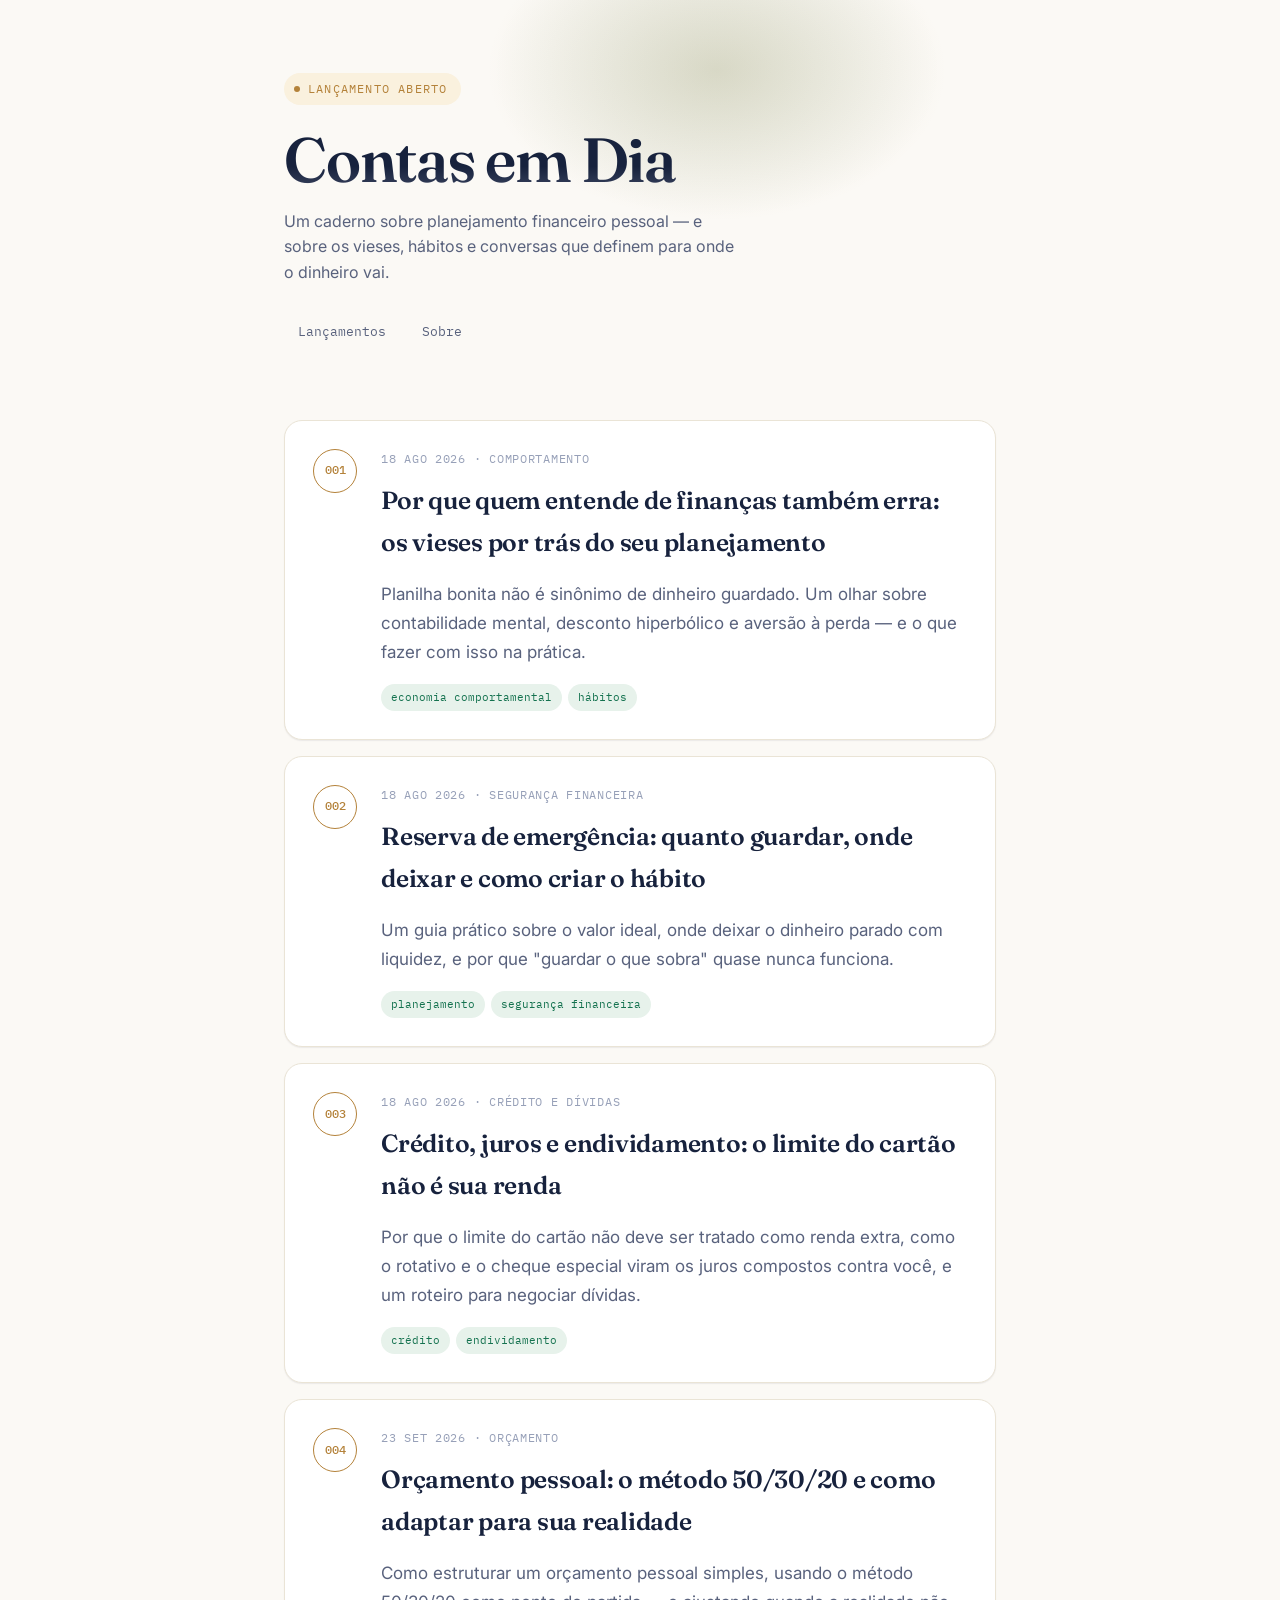
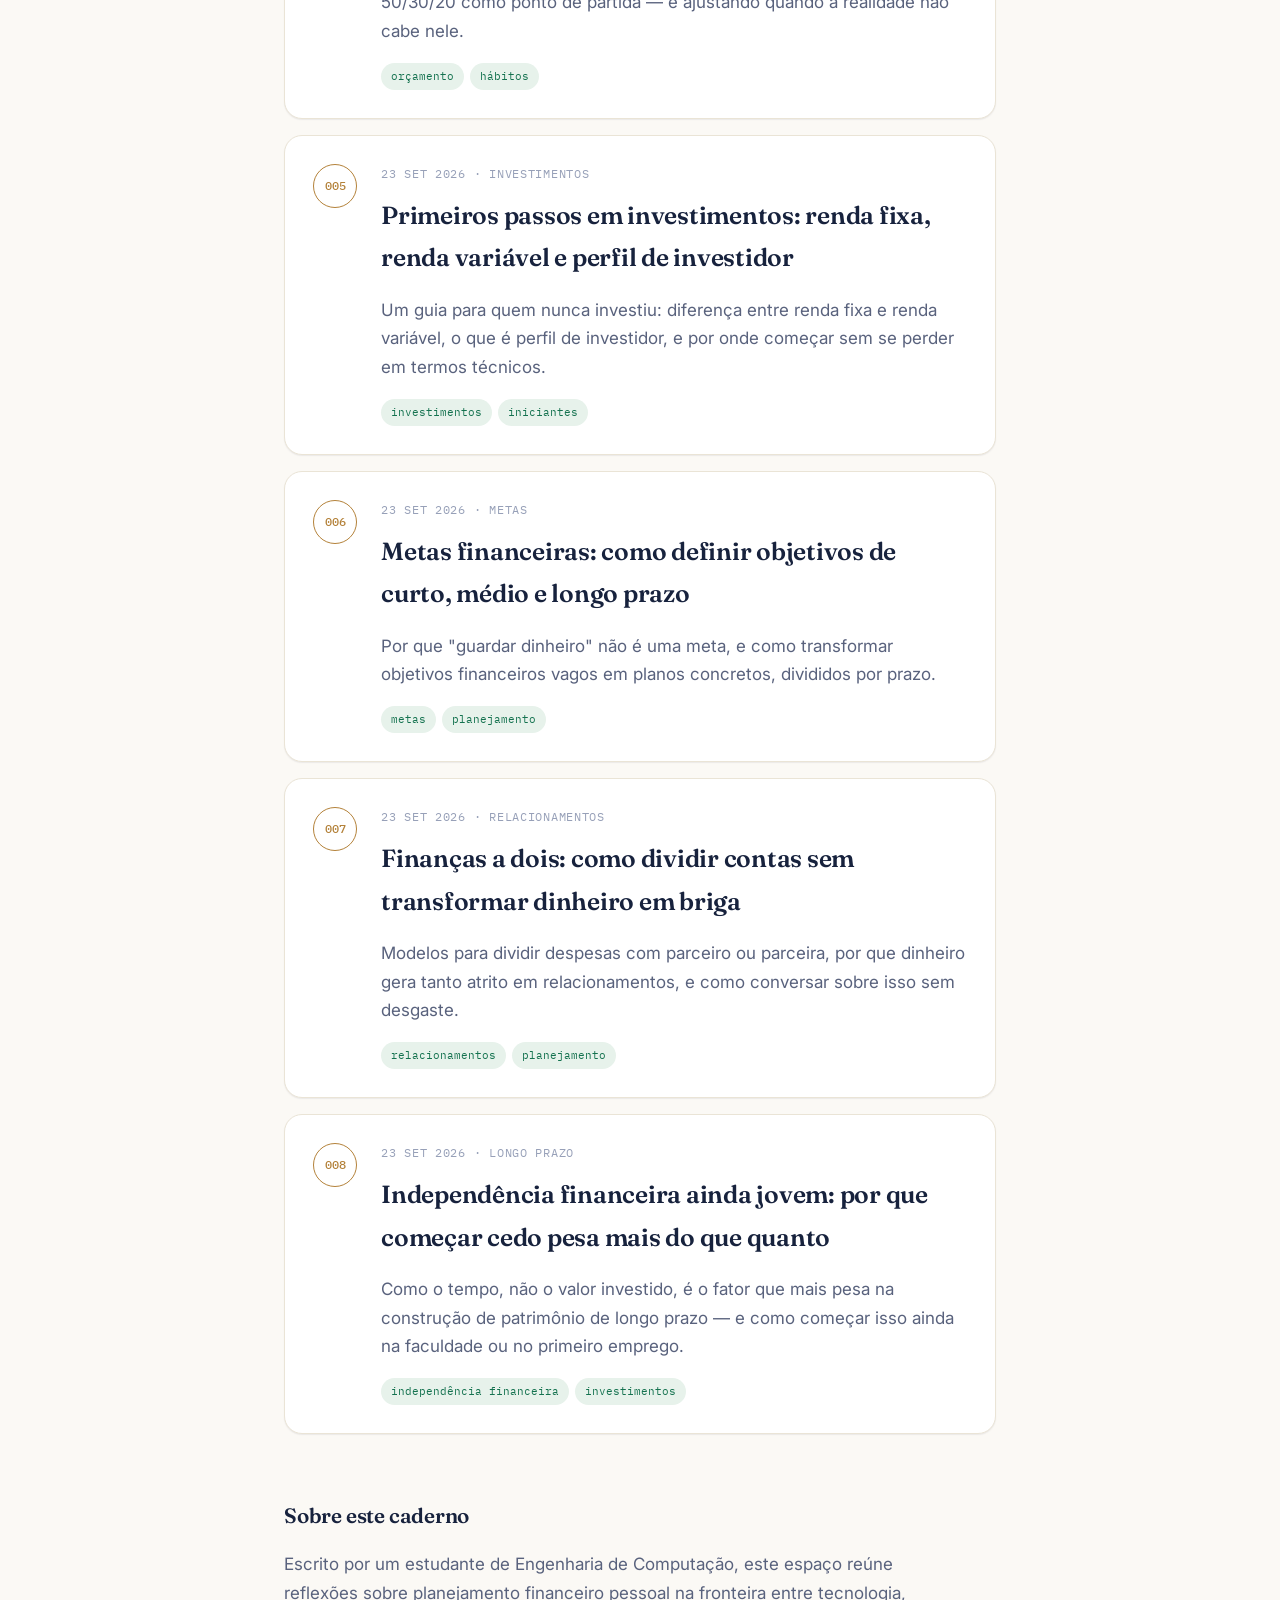
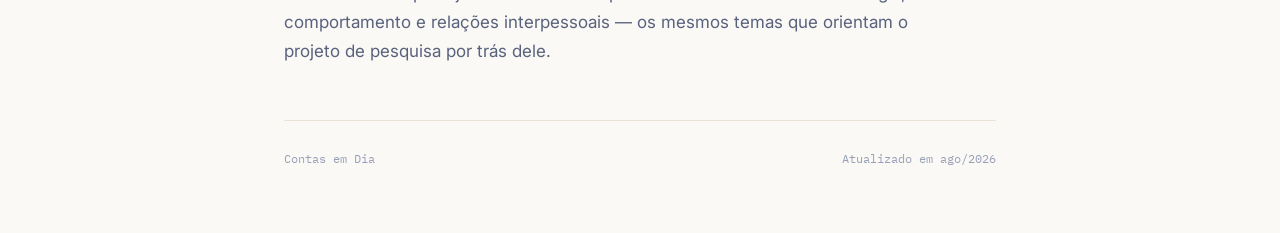
<file: index.html>
<!DOCTYPE html>
<html lang="pt-BR">
<head>
<meta charset="UTF-8">
<meta name="viewport" content="width=device-width, initial-scale=1.0">
<title>Contas em Dia — planejamento financeiro pessoal</title>
<meta name="description" content="Um blog sobre planejamento financeiro pessoal, comportamento e as decisões que ficam nas entrelinhas do extrato.">
<link rel="stylesheet" href="styles.css">
</head>
<body>

<div class="wrap">

  <header class="masthead">
    <span class="stamp">Lançamento aberto</span>
    <h1 class="title">Contas em Dia</h1>
    <p class="subtitle">Um caderno sobre planejamento financeiro pessoal — e sobre os vieses, hábitos e conversas que definem para onde o dinheiro vai.</p>
    <nav class="mast-nav">
      <a href="#lancamentos">Lançamentos</a>
      <a href="#sobre">Sobre</a>
    </nav>
  </header>

  <section class="ledger" id="lancamentos">
    
    <div class="entry">
      <div class="entry-no">001</div>
      <div>
        <div class="entry-meta">18 ago 2026 · comportamento</div>
        <h2 class="entry-title"><a href="posts/vieses-planejamento-financeiro.html">Por que quem entende de finanças também erra: os vieses por trás do seu planejamento</a></h2>
        <p class="entry-excerpt">Planilha bonita não é sinônimo de dinheiro guardado. Um olhar sobre contabilidade mental, desconto hiperbólico e aversão à perda — e o que fazer com isso na prática.</p>
        <span class="tag">economia comportamental</span><span class="tag">hábitos</span>
      </div>
    </div>
    
    <div class="entry">
      <div class="entry-no">002</div>
      <div>
        <div class="entry-meta">18 ago 2026 · segurança financeira</div>
        <h2 class="entry-title"><a href="posts/reserva-de-emergencia.html">Reserva de emergência: quanto guardar, onde deixar e como criar o hábito</a></h2>
        <p class="entry-excerpt">Um guia prático sobre o valor ideal, onde deixar o dinheiro parado com liquidez, e por que "guardar o que sobra" quase nunca funciona.</p>
        <span class="tag">planejamento</span><span class="tag">segurança financeira</span>
      </div>
    </div>
    
    <div class="entry">
      <div class="entry-no">003</div>
      <div>
        <div class="entry-meta">18 ago 2026 · crédito e dívidas</div>
        <h2 class="entry-title"><a href="posts/credito-juros-endividamento.html">Crédito, juros e endividamento: o limite do cartão não é sua renda</a></h2>
        <p class="entry-excerpt">Por que o limite do cartão não deve ser tratado como renda extra, como o rotativo e o cheque especial viram os juros compostos contra você, e um roteiro para negociar dívidas.</p>
        <span class="tag">crédito</span><span class="tag">endividamento</span>
      </div>
    </div>
    
    <div class="entry">
      <div class="entry-no">004</div>
      <div>
        <div class="entry-meta">23 set 2026 · orçamento</div>
        <h2 class="entry-title"><a href="posts/orcamento-pessoal-50-30-20.html">Orçamento pessoal: o método 50/30/20 e como adaptar para sua realidade</a></h2>
        <p class="entry-excerpt">Como estruturar um orçamento pessoal simples, usando o método 50/30/20 como ponto de partida — e ajustando quando a realidade não cabe nele.</p>
        <span class="tag">orçamento</span><span class="tag">hábitos</span>
      </div>
    </div>
    
    <div class="entry">
      <div class="entry-no">005</div>
      <div>
        <div class="entry-meta">23 set 2026 · investimentos</div>
        <h2 class="entry-title"><a href="posts/primeiros-passos-investimentos.html">Primeiros passos em investimentos: renda fixa, renda variável e perfil de investidor</a></h2>
        <p class="entry-excerpt">Um guia para quem nunca investiu: diferença entre renda fixa e renda variável, o que é perfil de investidor, e por onde começar sem se perder em termos técnicos.</p>
        <span class="tag">investimentos</span><span class="tag">iniciantes</span>
      </div>
    </div>
    
    <div class="entry">
      <div class="entry-no">006</div>
      <div>
        <div class="entry-meta">23 set 2026 · metas</div>
        <h2 class="entry-title"><a href="posts/metas-financeiras-prazos.html">Metas financeiras: como definir objetivos de curto, médio e longo prazo</a></h2>
        <p class="entry-excerpt">Por que "guardar dinheiro" não é uma meta, e como transformar objetivos financeiros vagos em planos concretos, divididos por prazo.</p>
        <span class="tag">metas</span><span class="tag">planejamento</span>
      </div>
    </div>
    
    <div class="entry">
      <div class="entry-no">007</div>
      <div>
        <div class="entry-meta">23 set 2026 · relacionamentos</div>
        <h2 class="entry-title"><a href="posts/financas-a-dois.html">Finanças a dois: como dividir contas sem transformar dinheiro em briga</a></h2>
        <p class="entry-excerpt">Modelos para dividir despesas com parceiro ou parceira, por que dinheiro gera tanto atrito em relacionamentos, e como conversar sobre isso sem desgaste.</p>
        <span class="tag">relacionamentos</span><span class="tag">planejamento</span>
      </div>
    </div>
    
    <div class="entry">
      <div class="entry-no">008</div>
      <div>
        <div class="entry-meta">23 set 2026 · longo prazo</div>
        <h2 class="entry-title"><a href="posts/independencia-financeira-jovem.html">Independência financeira ainda jovem: por que começar cedo pesa mais do que quanto</a></h2>
        <p class="entry-excerpt">Como o tempo, não o valor investido, é o fator que mais pesa na construção de patrimônio de longo prazo — e como começar isso ainda na faculdade ou no primeiro emprego.</p>
        <span class="tag">independência financeira</span><span class="tag">investimentos</span>
      </div>
    </div>
  </section>
  
  <section id="sobre" style="padding-bottom: 40px;">
    <h2 class="entry-title" style="font-size:1.3rem;">Sobre este caderno</h2>
    <p class="entry-excerpt">Escrito por um estudante de Engenharia de Computação, este espaço reúne reflexões sobre planejamento financeiro pessoal na fronteira entre tecnologia, comportamento e relações interpessoais — os mesmos temas que orientam o projeto de pesquisa por trás dele.</p>
  </section>
  
  <footer>
    <span>Contas em Dia</span>
    <span>Atualizado em ago/2026</span>
  </footer>
  
</div>

</body>
</html>
</file>
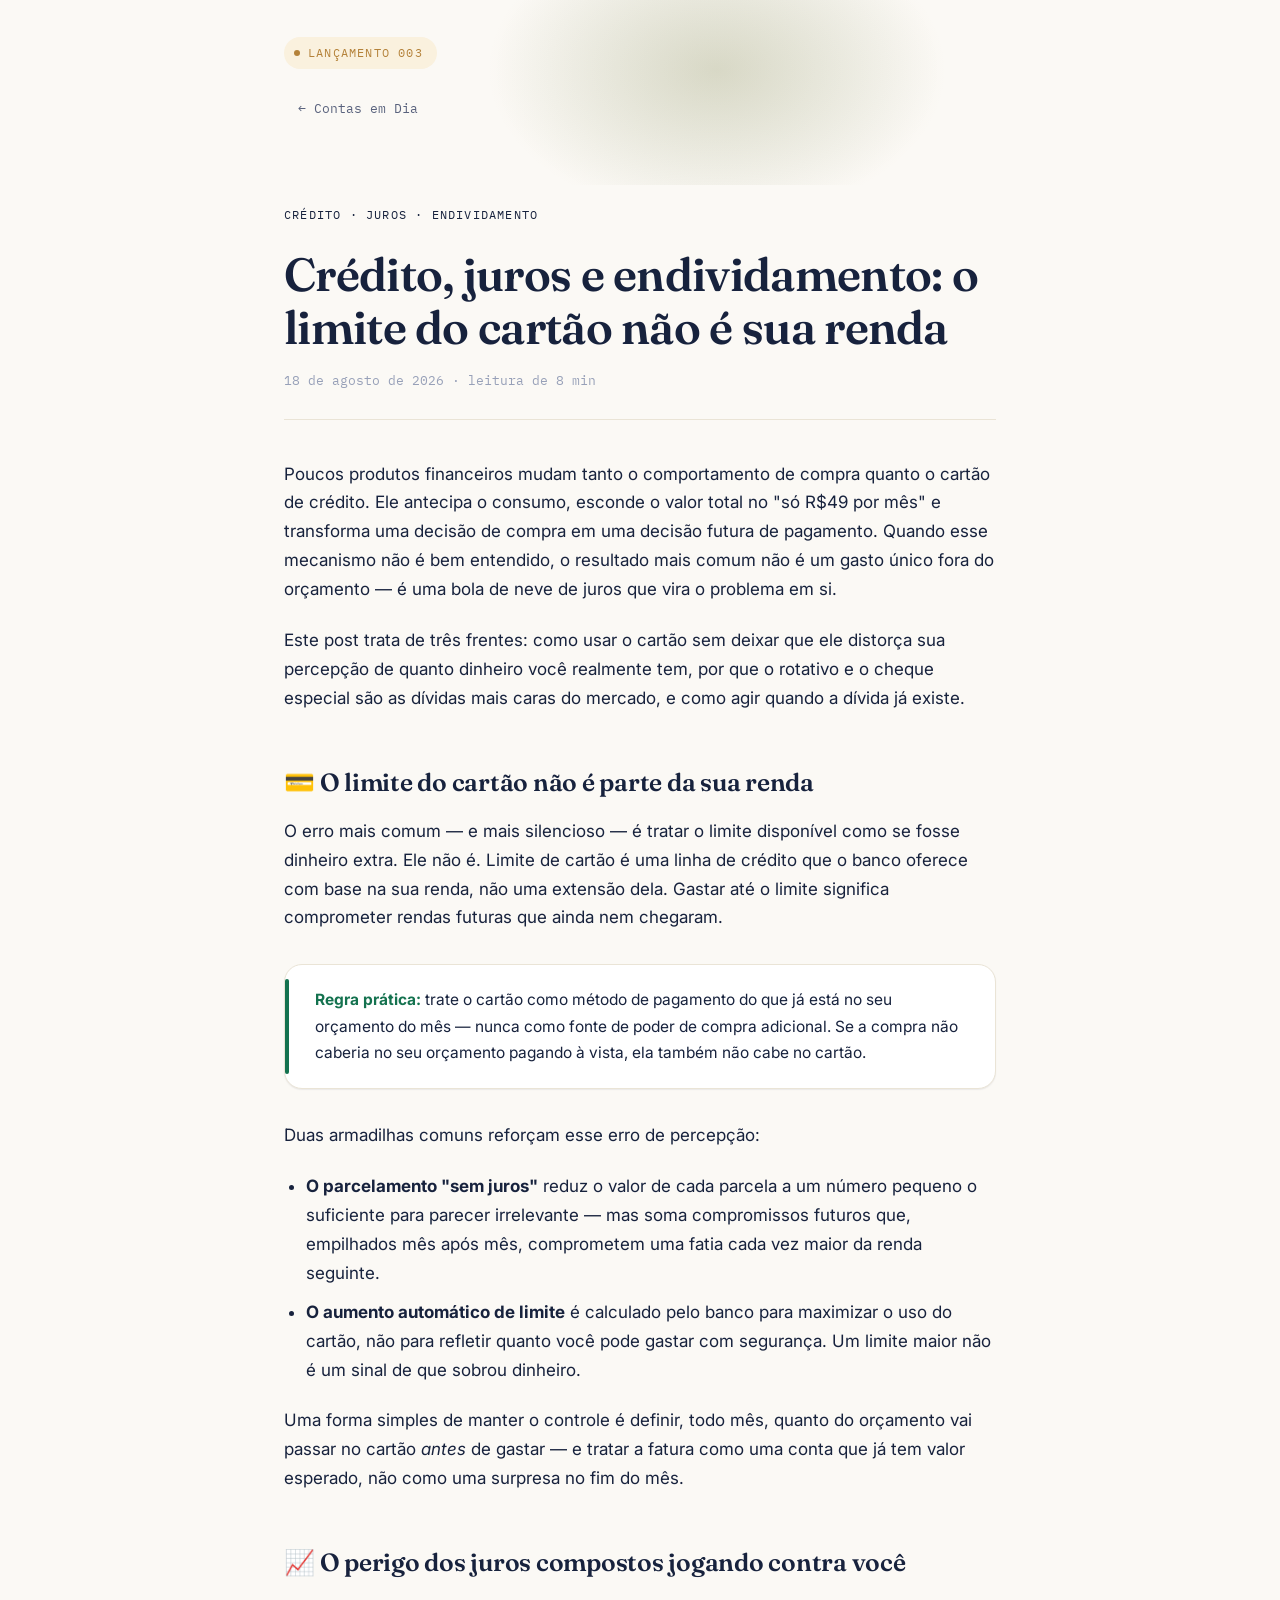
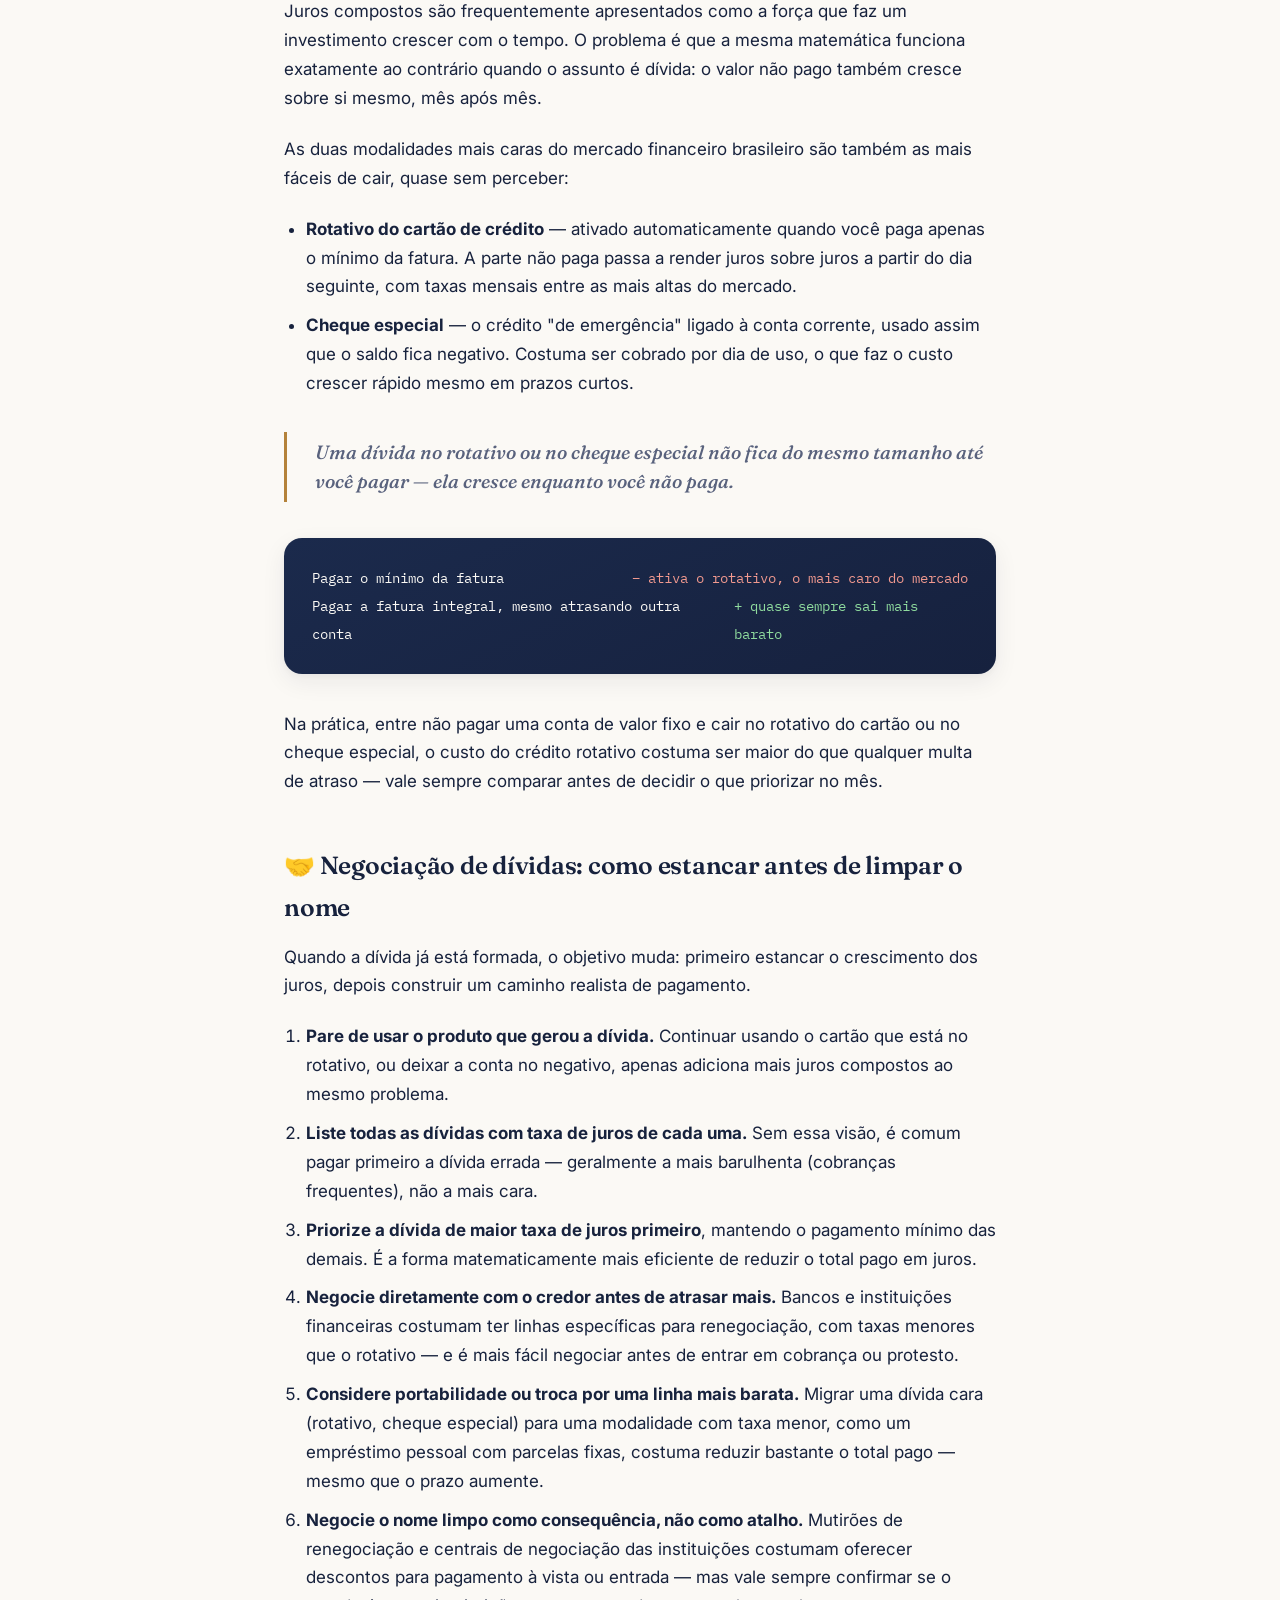
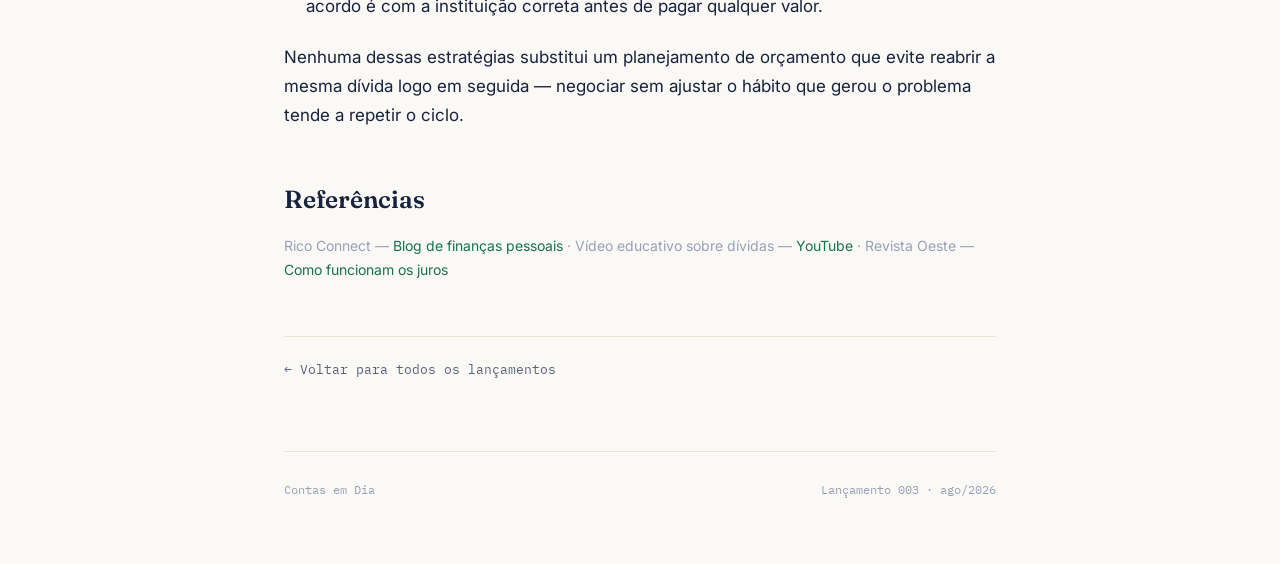
<file: posts/credito-juros-endividamento.html>
<!DOCTYPE html>
<html lang="pt-BR">
<head>
<meta charset="UTF-8">
<meta name="viewport" content="width=device-width, initial-scale=1.0">
<title>Crédito, juros e endividamento: o limite do cartão não é sua renda — Contas em Dia</title>
<meta name="description" content="Como usar o cartão de crédito com consciência, entender o efeito dos juros compostos no rotativo e no cheque especial, e negociar dívidas de forma eficaz.">
<link rel="stylesheet" href="../styles.css">
</head>
<body>

<div class="wrap">

  <header class="masthead" style="padding-top:36px;">
    <span class="stamp">Lançamento 003</span>
    <nav class="mast-nav" style="margin-top:0; margin-bottom:18px;">
      <a href="../index.html">← Contas em Dia</a>
    </nav>
  </header>

  <article class="post">
    <p class="post-eyebrow">Crédito · Juros · Endividamento</p>
    <h1>Crédito, juros e endividamento: o limite do cartão não é sua renda</h1>
    <p class="post-meta">18 de agosto de 2026 · leitura de 8 min</p>

    <p>Poucos produtos financeiros mudam tanto o comportamento de compra quanto o cartão de crédito. Ele antecipa o consumo, esconde o valor total no "só R$49 por mês" e transforma uma decisão de compra em uma decisão futura de pagamento. Quando esse mecanismo não é bem entendido, o resultado mais comum não é um gasto único fora do orçamento — é uma bola de neve de juros que vira o problema em si.</p>

    <p>Este post trata de três frentes: como usar o cartão sem deixar que ele distorça sua percepção de quanto dinheiro você realmente tem, por que o rotativo e o cheque especial são as dívidas mais caras do mercado, e como agir quando a dívida já existe.</p>

    <h2>💳 O limite do cartão não é parte da sua renda</h2>
    <p>O erro mais comum — e mais silencioso — é tratar o limite disponível como se fosse dinheiro extra. Ele não é. Limite de cartão é uma linha de crédito que o banco oferece com base na sua renda, não uma extensão dela. Gastar até o limite significa comprometer rendas futuras que ainda nem chegaram.</p>
    <div class="callout">
      <strong>Regra prática:</strong> trate o cartão como método de pagamento do que já está no seu orçamento do mês — nunca como fonte de poder de compra adicional. Se a compra não caberia no seu orçamento pagando à vista, ela também não cabe no cartão.
    </div>
    <p>Duas armadilhas comuns reforçam esse erro de percepção:</p>
    <ul>
      <li><strong>O parcelamento "sem juros"</strong> reduz o valor de cada parcela a um número pequeno o suficiente para parecer irrelevante — mas soma compromissos futuros que, empilhados mês após mês, comprometem uma fatia cada vez maior da renda seguinte.</li>
      <li><strong>O aumento automático de limite</strong> é calculado pelo banco para maximizar o uso do cartão, não para refletir quanto você pode gastar com segurança. Um limite maior não é um sinal de que sobrou dinheiro.</li>
    </ul>
    <p>Uma forma simples de manter o controle é definir, todo mês, quanto do orçamento vai passar no cartão <em>antes</em> de gastar — e tratar a fatura como uma conta que já tem valor esperado, não como uma surpresa no fim do mês.</p>

    <h2>📈 O perigo dos juros compostos jogando contra você</h2>
    <p>Juros compostos são frequentemente apresentados como a força que faz um investimento crescer com o tempo. O problema é que a mesma matemática funciona exatamente ao contrário quando o assunto é dívida: o valor não pago também cresce sobre si mesmo, mês após mês.</p>
    <p>As duas modalidades mais caras do mercado financeiro brasileiro são também as mais fáceis de cair, quase sem perceber:</p>
    <ul>
      <li><strong>Rotativo do cartão de crédito</strong> — ativado automaticamente quando você paga apenas o mínimo da fatura. A parte não paga passa a render juros sobre juros a partir do dia seguinte, com taxas mensais entre as mais altas do mercado.</li>
      <li><strong>Cheque especial</strong> — o crédito "de emergência" ligado à conta corrente, usado assim que o saldo fica negativo. Costuma ser cobrado por dia de uso, o que faz o custo crescer rápido mesmo em prazos curtos.</li>
    </ul>
    <blockquote>Uma dívida no rotativo ou no cheque especial não fica do mesmo tamanho até você pagar — ela cresce enquanto você não paga.</blockquote>
    <div class="balance-box">
      <div class="line"><span>Pagar o mínimo da fatura</span><span class="minus">− ativa o rotativo, o mais caro do mercado</span></div>
      <div class="line"><span>Pagar a fatura integral, mesmo atrasando outra conta</span><span class="plus">+ quase sempre sai mais barato</span></div>
    </div>
    <p>Na prática, entre não pagar uma conta de valor fixo e cair no rotativo do cartão ou no cheque especial, o custo do crédito rotativo costuma ser maior do que qualquer multa de atraso — vale sempre comparar antes de decidir o que priorizar no mês.</p>

    <h2>🤝 Negociação de dívidas: como estancar antes de limpar o nome</h2>
    <p>Quando a dívida já está formada, o objetivo muda: primeiro estancar o crescimento dos juros, depois construir um caminho realista de pagamento.</p>
    <ol>
      <li><strong>Pare de usar o produto que gerou a dívida.</strong> Continuar usando o cartão que está no rotativo, ou deixar a conta no negativo, apenas adiciona mais juros compostos ao mesmo problema.</li>
      <li><strong>Liste todas as dívidas com taxa de juros de cada uma.</strong> Sem essa visão, é comum pagar primeiro a dívida errada — geralmente a mais barulhenta (cobranças frequentes), não a mais cara.</li>
      <li><strong>Priorize a dívida de maior taxa de juros primeiro</strong>, mantendo o pagamento mínimo das demais. É a forma matematicamente mais eficiente de reduzir o total pago em juros.</li>
      <li><strong>Negocie diretamente com o credor antes de atrasar mais.</strong> Bancos e instituições financeiras costumam ter linhas específicas para renegociação, com taxas menores que o rotativo — e é mais fácil negociar antes de entrar em cobrança ou protesto.</li>
      <li><strong>Considere portabilidade ou troca por uma linha mais barata.</strong> Migrar uma dívida cara (rotativo, cheque especial) para uma modalidade com taxa menor, como um empréstimo pessoal com parcelas fixas, costuma reduzir bastante o total pago — mesmo que o prazo aumente.</li>
      <li><strong>Negocie o nome limpo como consequência, não como atalho.</strong> Mutirões de renegociação e centrais de negociação das instituições costumam oferecer descontos para pagamento à vista ou entrada — mas vale sempre confirmar se o acordo é com a instituição correta antes de pagar qualquer valor.</li>
    </ol>
    <p>Nenhuma dessas estratégias substitui um planejamento de orçamento que evite reabrir a mesma dívida logo em seguida — negociar sem ajustar o hábito que gerou o problema tende a repetir o ciclo.</p>

    <h2>Referências</h2>
    <p style="font-size:14px; color:var(--ink-faint);">
      Rico Connect — <a href="https://riconnect.rico.com.vc/blog/financas-pessoais/" target="_blank" rel="noopener">Blog de finanças pessoais</a> ·
      Vídeo educativo sobre dívidas — <a href="https://www.youtube.com/watch?v=L77tVt9aqTA&t=175" target="_blank" rel="noopener">YouTube</a> ·
      Revista Oeste — <a href="https://revistaoeste.com/economia/como-funcionam-juros/" target="_blank" rel="noopener">Como funcionam os juros</a>
    </p>

    <div class="post-nav">
      <a href="../index.html">← Voltar para todos os lançamentos</a>
    </div>
  </article>

  <footer>
    <span>Contas em Dia</span>
    <span>Lançamento 003 · ago/2026</span>
  </footer>

</div>

</body>
</html>
</file>
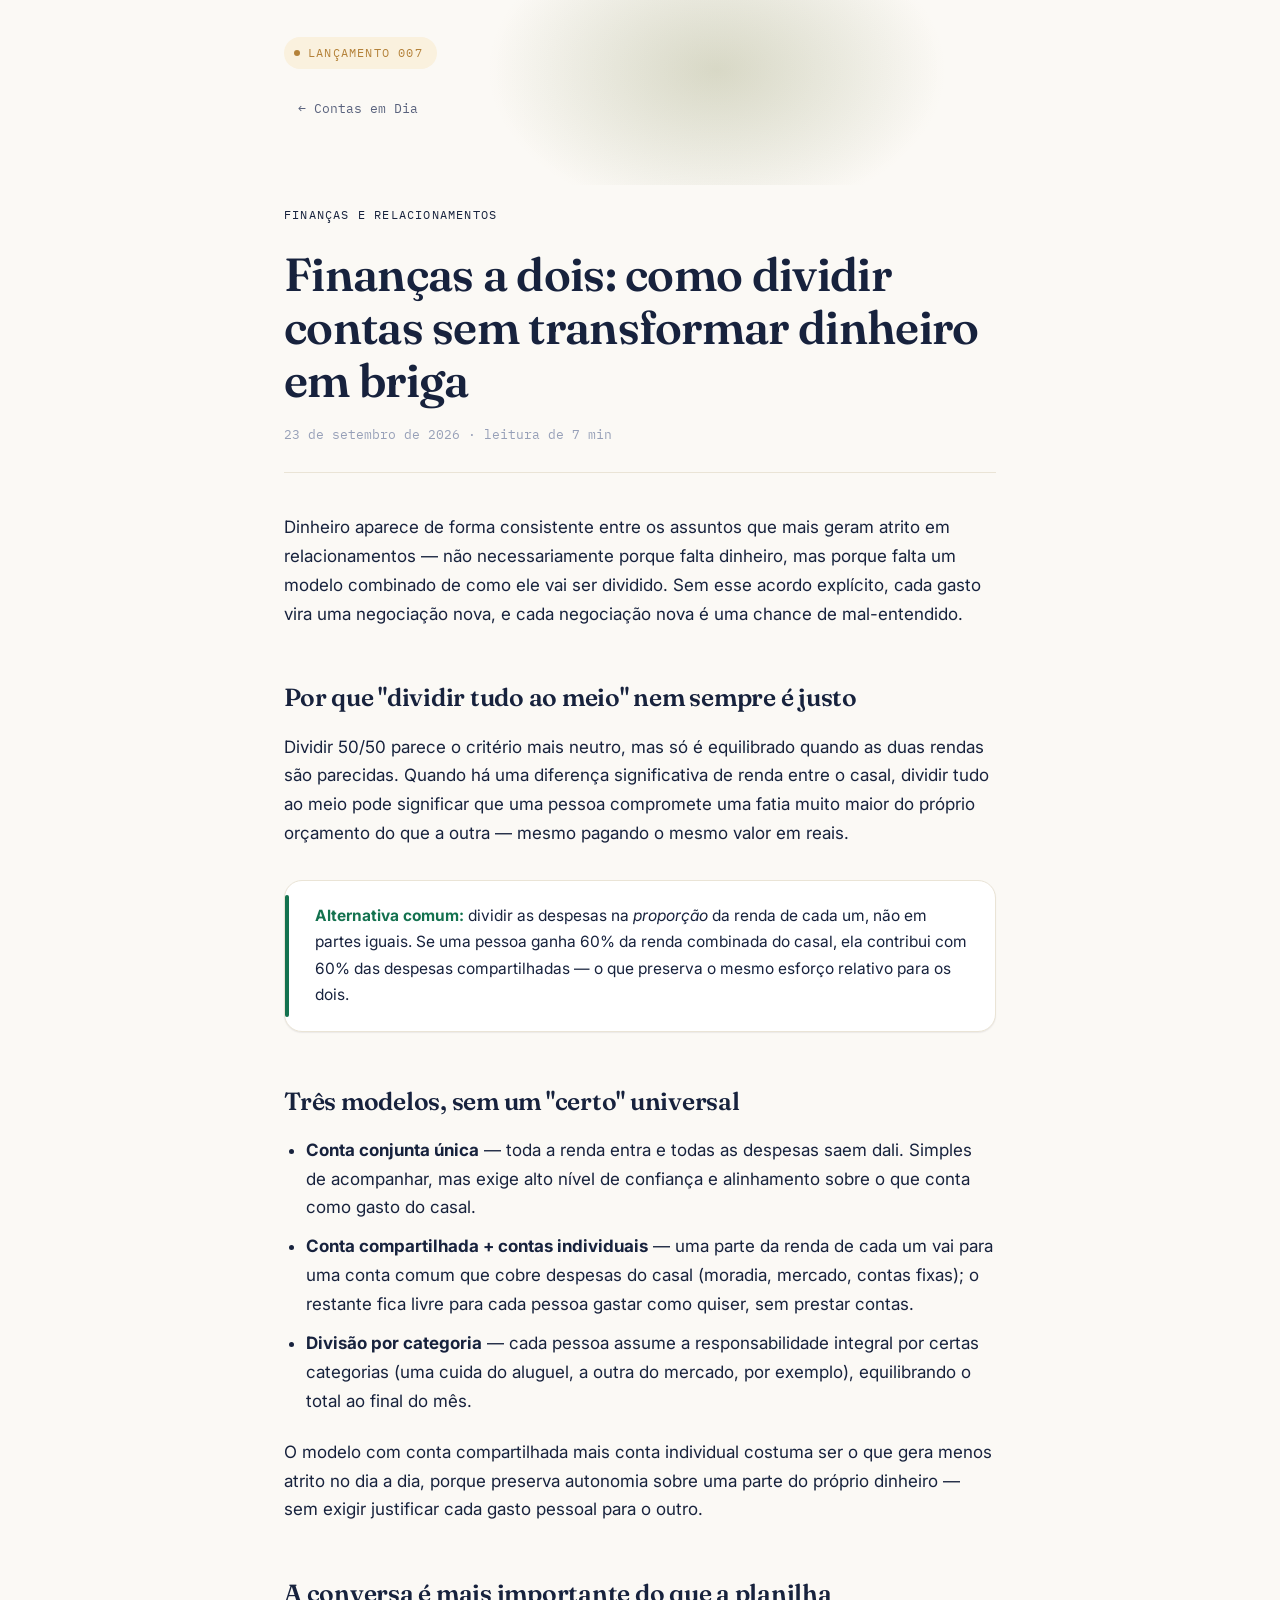
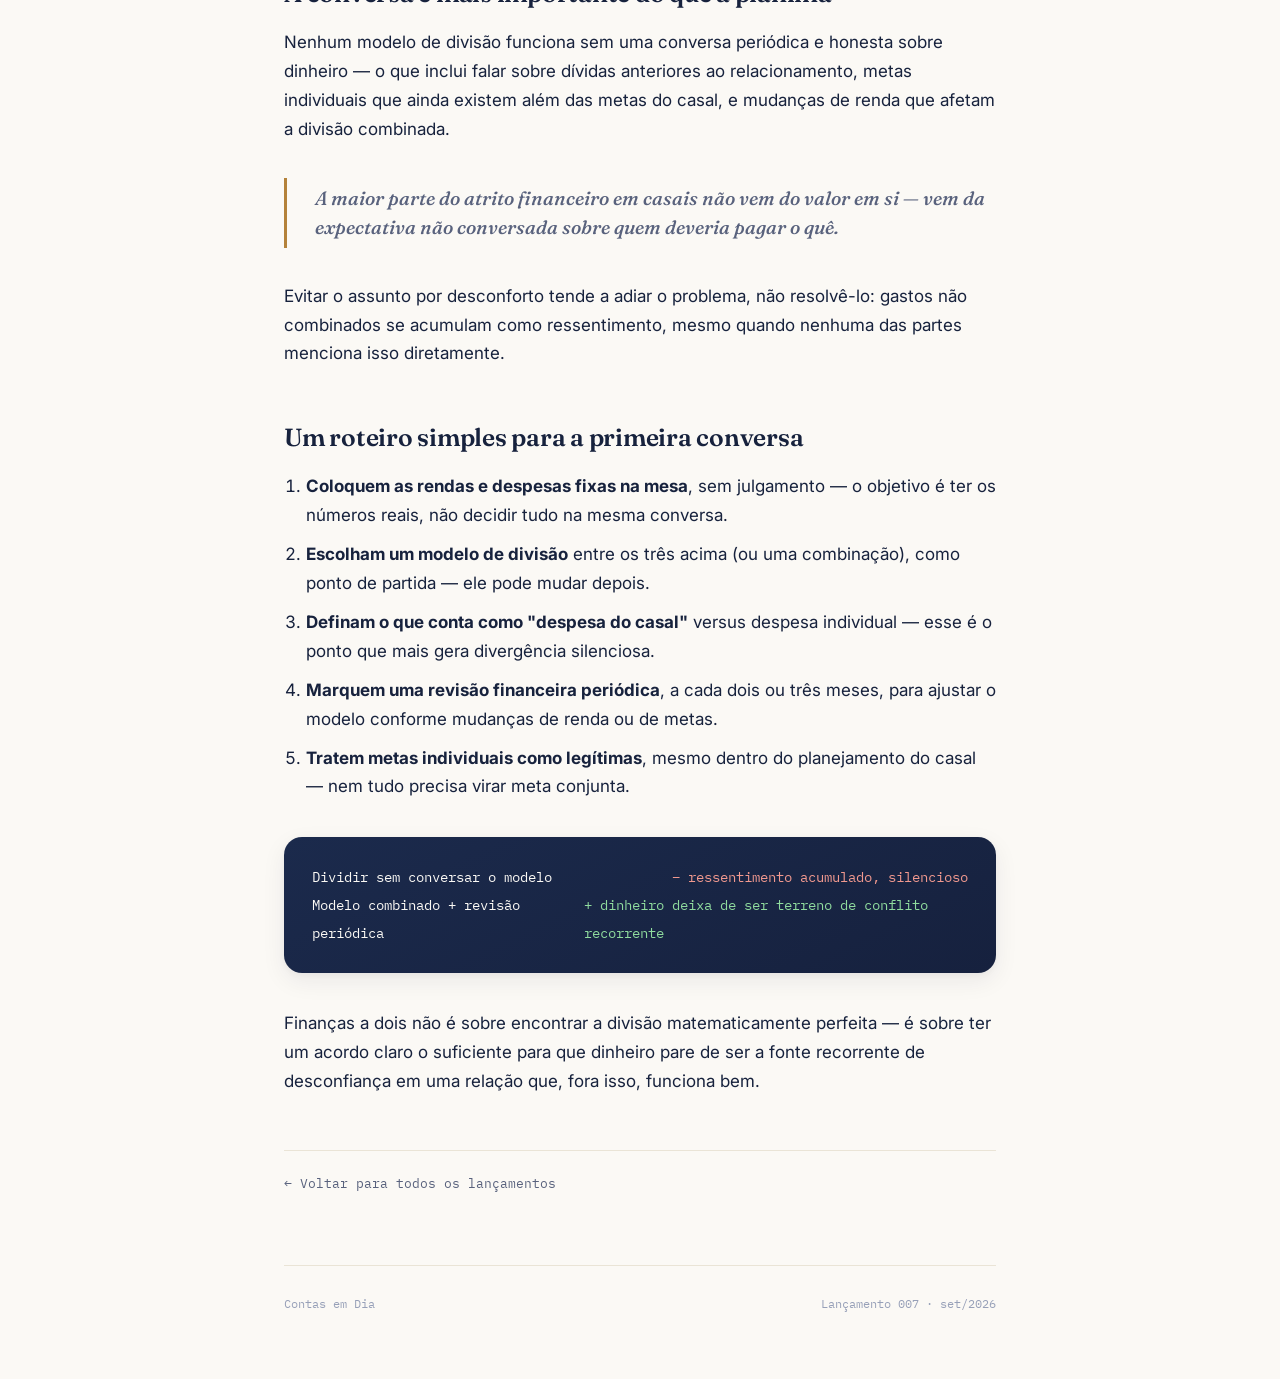
<file: posts/financas-a-dois.html>
<!DOCTYPE html>
<html lang="pt-BR">
<head>
<meta charset="UTF-8">
<meta name="viewport" content="width=device-width, initial-scale=1.0">
<title>Finanças a dois: como dividir contas sem transformar dinheiro em briga — Contas em Dia</title>
<meta name="description" content="Modelos para dividir despesas com parceiro ou parceira, por que dinheiro é um dos maiores geradores de conflito em relacionamentos, e como conversar sobre isso sem desgaste.">
<link rel="stylesheet" href="../styles.css">
</head>
<body>

<div class="wrap">

  <header class="masthead" style="padding-top:36px;">
    <span class="stamp">Lançamento 007</span>
    <nav class="mast-nav" style="margin-top:0; margin-bottom:18px;">
      <a href="../index.html">← Contas em Dia</a>
    </nav>
  </header>

  <article class="post">
    <p class="post-eyebrow">Finanças e relacionamentos</p>
    <h1>Finanças a dois: como dividir contas sem transformar dinheiro em briga</h1>
    <p class="post-meta">23 de setembro de 2026 · leitura de 7 min</p>

    <p>Dinheiro aparece de forma consistente entre os assuntos que mais geram atrito em relacionamentos — não necessariamente porque falta dinheiro, mas porque falta um modelo combinado de como ele vai ser dividido. Sem esse acordo explícito, cada gasto vira uma negociação nova, e cada negociação nova é uma chance de mal-entendido.</p>

    <h2>Por que "dividir tudo ao meio" nem sempre é justo</h2>
    <p>Dividir 50/50 parece o critério mais neutro, mas só é equilibrado quando as duas rendas são parecidas. Quando há uma diferença significativa de renda entre o casal, dividir tudo ao meio pode significar que uma pessoa compromete uma fatia muito maior do próprio orçamento do que a outra — mesmo pagando o mesmo valor em reais.</p>
    <div class="callout">
      <strong>Alternativa comum:</strong> dividir as despesas na <em>proporção</em> da renda de cada um, não em partes iguais. Se uma pessoa ganha 60% da renda combinada do casal, ela contribui com 60% das despesas compartilhadas — o que preserva o mesmo esforço relativo para os dois.
    </div>

    <h2>Três modelos, sem um "certo" universal</h2>
    <ul>
      <li><strong>Conta conjunta única</strong> — toda a renda entra e todas as despesas saem dali. Simples de acompanhar, mas exige alto nível de confiança e alinhamento sobre o que conta como gasto do casal.</li>
      <li><strong>Conta compartilhada + contas individuais</strong> — uma parte da renda de cada um vai para uma conta comum que cobre despesas do casal (moradia, mercado, contas fixas); o restante fica livre para cada pessoa gastar como quiser, sem prestar contas.</li>
      <li><strong>Divisão por categoria</strong> — cada pessoa assume a responsabilidade integral por certas categorias (uma cuida do aluguel, a outra do mercado, por exemplo), equilibrando o total ao final do mês.</li>
    </ul>
    <p>O modelo com conta compartilhada mais conta individual costuma ser o que gera menos atrito no dia a dia, porque preserva autonomia sobre uma parte do próprio dinheiro — sem exigir justificar cada gasto pessoal para o outro.</p>

    <h2>A conversa é mais importante do que a planilha</h2>
    <p>Nenhum modelo de divisão funciona sem uma conversa periódica e honesta sobre dinheiro — o que inclui falar sobre dívidas anteriores ao relacionamento, metas individuais que ainda existem além das metas do casal, e mudanças de renda que afetam a divisão combinada.</p>
    <blockquote>A maior parte do atrito financeiro em casais não vem do valor em si — vem da expectativa não conversada sobre quem deveria pagar o quê.</blockquote>
    <p>Evitar o assunto por desconforto tende a adiar o problema, não resolvê-lo: gastos não combinados se acumulam como ressentimento, mesmo quando nenhuma das partes menciona isso diretamente.</p>

    <h2>Um roteiro simples para a primeira conversa</h2>
    <ol>
      <li><strong>Coloquem as rendas e despesas fixas na mesa</strong>, sem julgamento — o objetivo é ter os números reais, não decidir tudo na mesma conversa.</li>
      <li><strong>Escolham um modelo de divisão</strong> entre os três acima (ou uma combinação), como ponto de partida — ele pode mudar depois.</li>
      <li><strong>Definam o que conta como "despesa do casal"</strong> versus despesa individual — esse é o ponto que mais gera divergência silenciosa.</li>
      <li><strong>Marquem uma revisão financeira periódica</strong>, a cada dois ou três meses, para ajustar o modelo conforme mudanças de renda ou de metas.</li>
      <li><strong>Tratem metas individuais como legítimas</strong>, mesmo dentro do planejamento do casal — nem tudo precisa virar meta conjunta.</li>
    </ol>

    <div class="balance-box">
      <div class="line"><span>Dividir sem conversar o modelo</span><span class="minus">− ressentimento acumulado, silencioso</span></div>
      <div class="line"><span>Modelo combinado + revisão periódica</span><span class="plus">+ dinheiro deixa de ser terreno de conflito recorrente</span></div>
    </div>

    <p>Finanças a dois não é sobre encontrar a divisão matematicamente perfeita — é sobre ter um acordo claro o suficiente para que dinheiro pare de ser a fonte recorrente de desconfiança em uma relação que, fora isso, funciona bem.</p>

    <div class="post-nav">
      <a href="../index.html">← Voltar para todos os lançamentos</a>
    </div>
  </article>

  <footer>
    <span>Contas em Dia</span>
    <span>Lançamento 007 · set/2026</span>
  </footer>

</div>

</body>
</html>
</file>
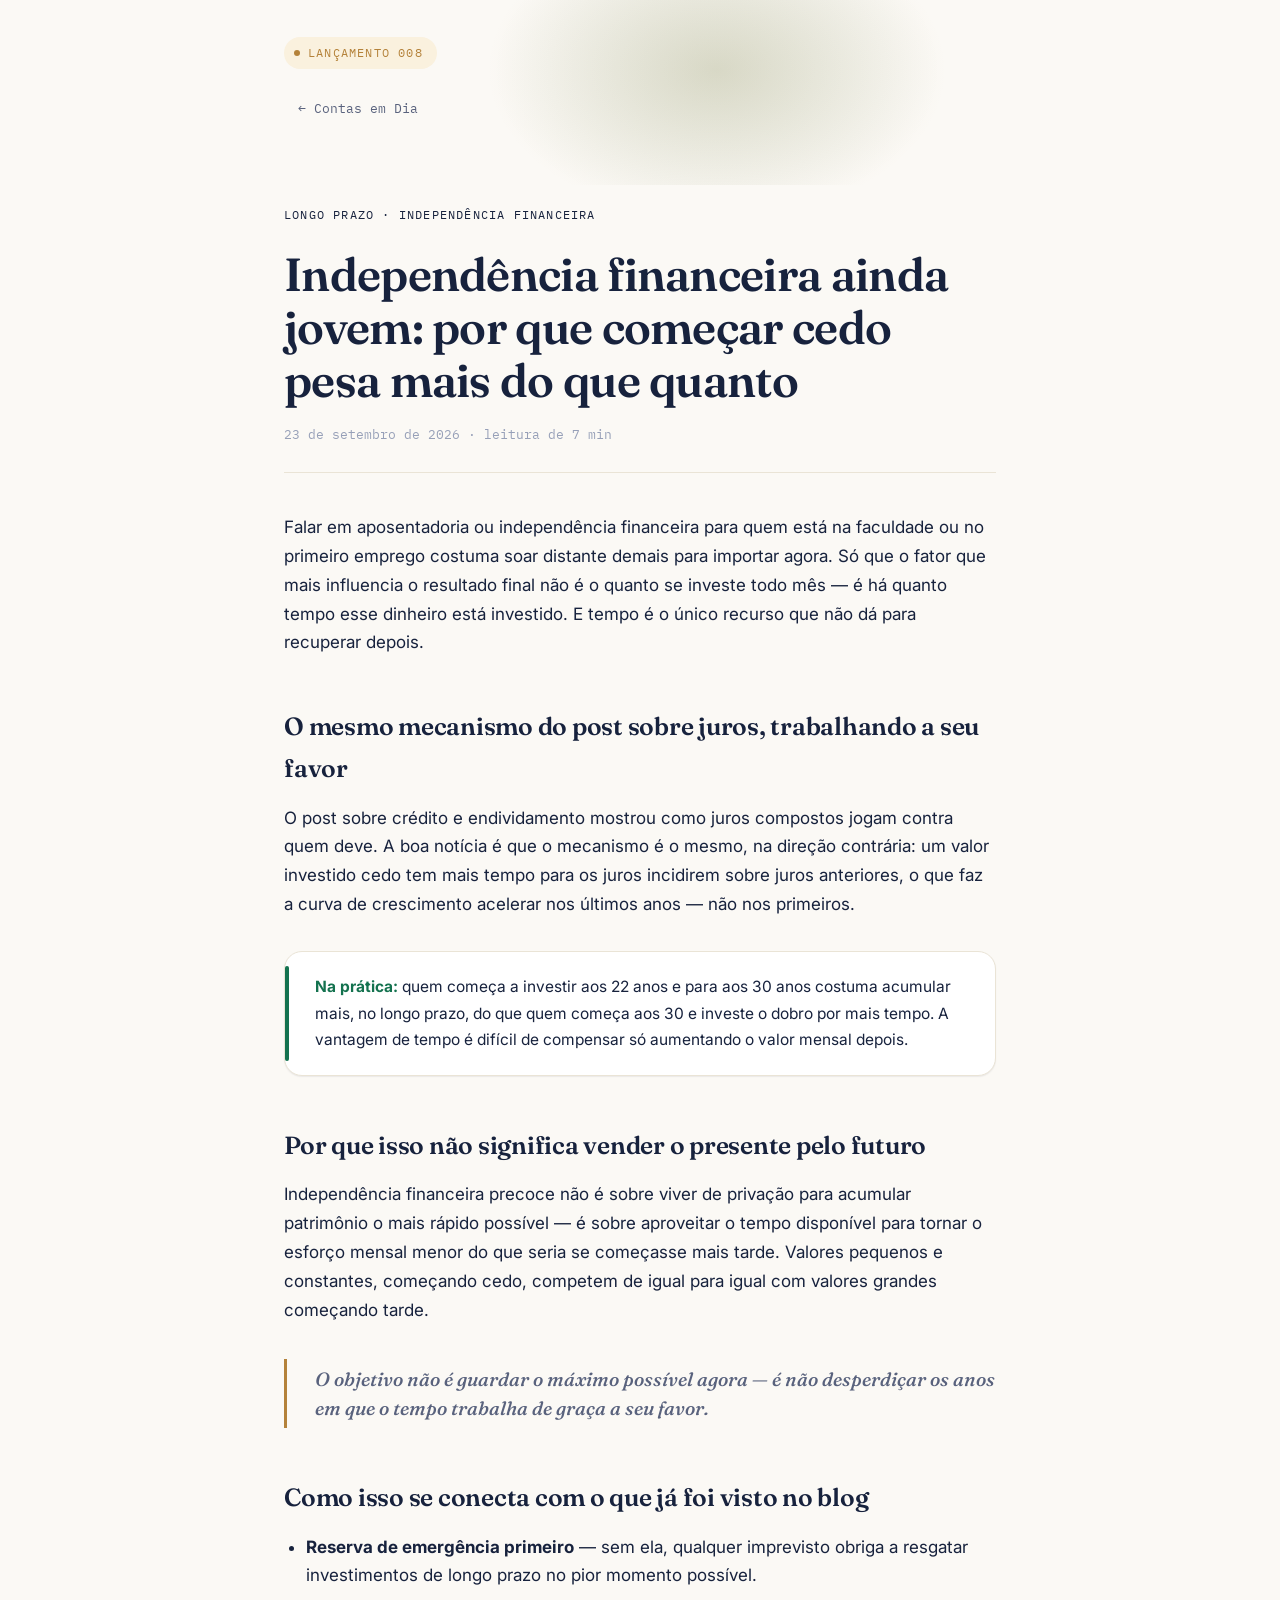
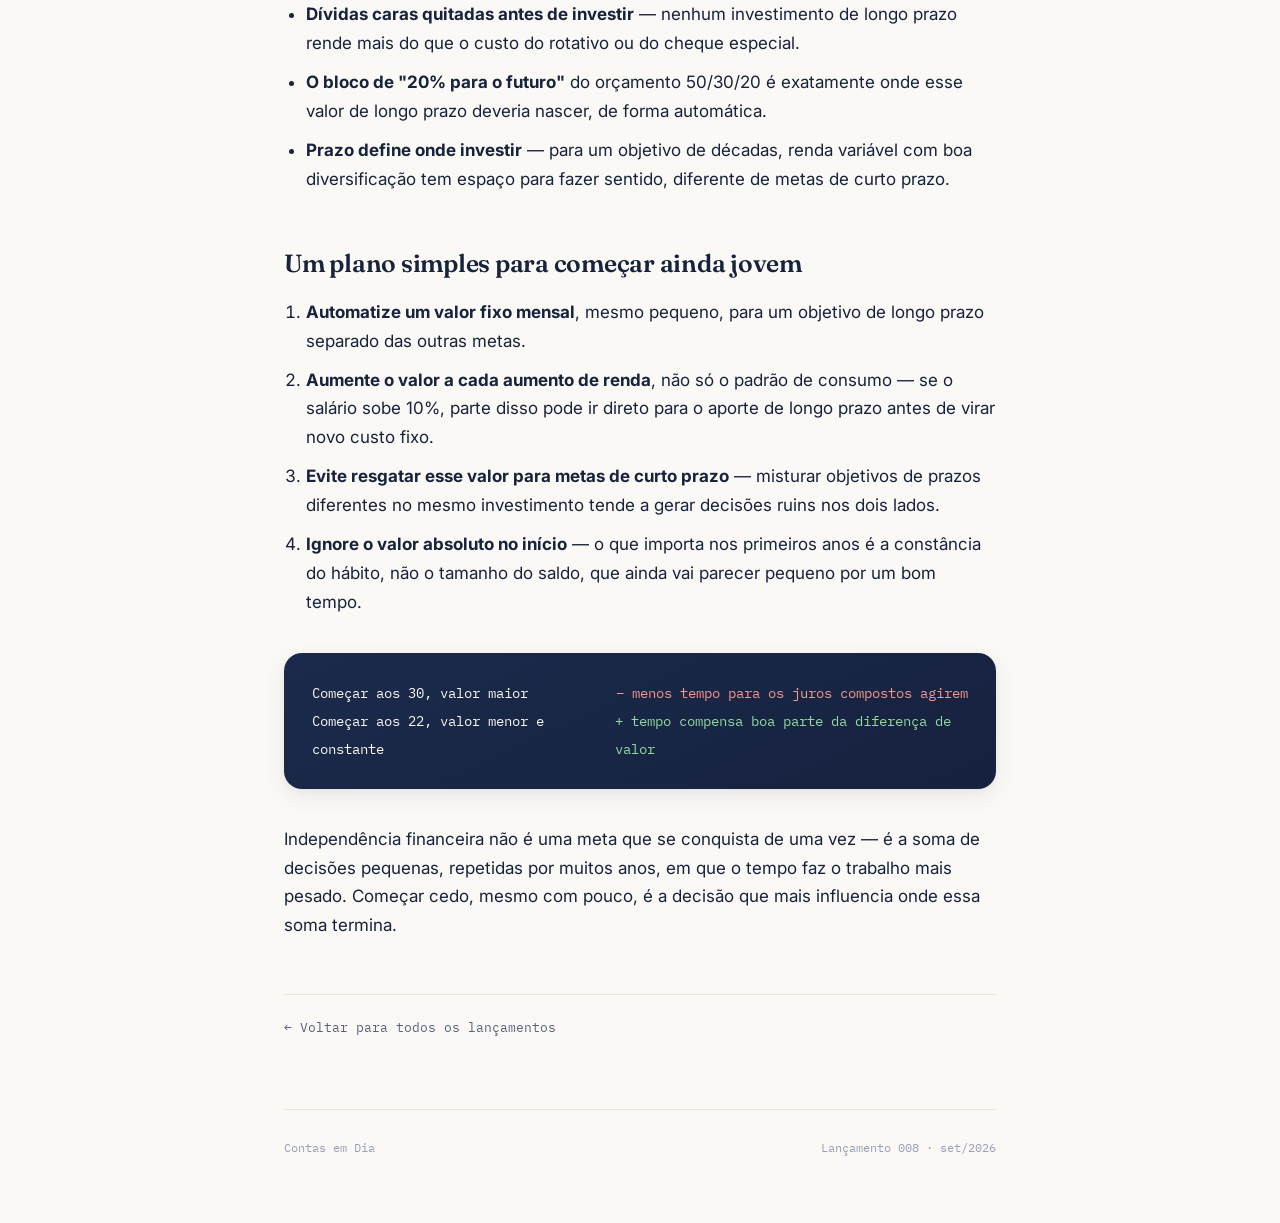
<file: posts/independencia-financeira-jovem.html>
<!DOCTYPE html>
<html lang="pt-BR">
<head>
<meta charset="UTF-8">
<meta name="viewport" content="width=device-width, initial-scale=1.0">
<title>Independência financeira ainda jovem: por que começar cedo pesa mais do que quanto — Contas em Dia</title>
<meta name="description" content="Como o tempo, não o valor investido, é o fator que mais pesa na construção de patrimônio de longo prazo — e como começar isso ainda na faculdade ou no primeiro emprego.">
<link rel="stylesheet" href="../styles.css">
</head>
<body>

<div class="wrap">

  <header class="masthead" style="padding-top:36px;">
    <span class="stamp">Lançamento 008</span>
    <nav class="mast-nav" style="margin-top:0; margin-bottom:18px;">
      <a href="../index.html">← Contas em Dia</a>
    </nav>
  </header>

  <article class="post">
    <p class="post-eyebrow">Longo prazo · Independência financeira</p>
    <h1>Independência financeira ainda jovem: por que começar cedo pesa mais do que quanto</h1>
    <p class="post-meta">23 de setembro de 2026 · leitura de 7 min</p>

    <p>Falar em aposentadoria ou independência financeira para quem está na faculdade ou no primeiro emprego costuma soar distante demais para importar agora. Só que o fator que mais influencia o resultado final não é o quanto se investe todo mês — é há quanto tempo esse dinheiro está investido. E tempo é o único recurso que não dá para recuperar depois.</p>

    <h2>O mesmo mecanismo do post sobre juros, trabalhando a seu favor</h2>
    <p>O post sobre crédito e endividamento mostrou como juros compostos jogam contra quem deve. A boa notícia é que o mecanismo é o mesmo, na direção contrária: um valor investido cedo tem mais tempo para os juros incidirem sobre juros anteriores, o que faz a curva de crescimento acelerar nos últimos anos — não nos primeiros.</p>
    <div class="callout">
      <strong>Na prática:</strong> quem começa a investir aos 22 anos e para aos 30 anos costuma acumular mais, no longo prazo, do que quem começa aos 30 e investe o dobro por mais tempo. A vantagem de tempo é difícil de compensar só aumentando o valor mensal depois.
    </div>

    <h2>Por que isso não significa vender o presente pelo futuro</h2>
    <p>Independência financeira precoce não é sobre viver de privação para acumular patrimônio o mais rápido possível — é sobre aproveitar o tempo disponível para tornar o esforço mensal menor do que seria se começasse mais tarde. Valores pequenos e constantes, começando cedo, competem de igual para igual com valores grandes começando tarde.</p>
    <blockquote>O objetivo não é guardar o máximo possível agora — é não desperdiçar os anos em que o tempo trabalha de graça a seu favor.</blockquote>

    <h2>Como isso se conecta com o que já foi visto no blog</h2>
    <ul>
      <li><strong>Reserva de emergência primeiro</strong> — sem ela, qualquer imprevisto obriga a resgatar investimentos de longo prazo no pior momento possível.</li>
      <li><strong>Dívidas caras quitadas antes de investir</strong> — nenhum investimento de longo prazo rende mais do que o custo do rotativo ou do cheque especial.</li>
      <li><strong>O bloco de "20% para o futuro"</strong> do orçamento 50/30/20 é exatamente onde esse valor de longo prazo deveria nascer, de forma automática.</li>
      <li><strong>Prazo define onde investir</strong> — para um objetivo de décadas, renda variável com boa diversificação tem espaço para fazer sentido, diferente de metas de curto prazo.</li>
    </ul>

    <h2>Um plano simples para começar ainda jovem</h2>
    <ol>
      <li><strong>Automatize um valor fixo mensal</strong>, mesmo pequeno, para um objetivo de longo prazo separado das outras metas.</li>
      <li><strong>Aumente o valor a cada aumento de renda</strong>, não só o padrão de consumo — se o salário sobe 10%, parte disso pode ir direto para o aporte de longo prazo antes de virar novo custo fixo.</li>
      <li><strong>Evite resgatar esse valor para metas de curto prazo</strong> — misturar objetivos de prazos diferentes no mesmo investimento tende a gerar decisões ruins nos dois lados.</li>
      <li><strong>Ignore o valor absoluto no início</strong> — o que importa nos primeiros anos é a constância do hábito, não o tamanho do saldo, que ainda vai parecer pequeno por um bom tempo.</li>
    </ol>

    <div class="balance-box">
      <div class="line"><span>Começar aos 30, valor maior</span><span class="minus">− menos tempo para os juros compostos agirem</span></div>
      <div class="line"><span>Começar aos 22, valor menor e constante</span><span class="plus">+ tempo compensa boa parte da diferença de valor</span></div>
    </div>

    <p>Independência financeira não é uma meta que se conquista de uma vez — é a soma de decisões pequenas, repetidas por muitos anos, em que o tempo faz o trabalho mais pesado. Começar cedo, mesmo com pouco, é a decisão que mais influencia onde essa soma termina.</p>

    <div class="post-nav">
      <a href="../index.html">← Voltar para todos os lançamentos</a>
    </div>
  </article>

  <footer>
    <span>Contas em Dia</span>
    <span>Lançamento 008 · set/2026</span>
  </footer>

</div>

</body>
</html>
</file>
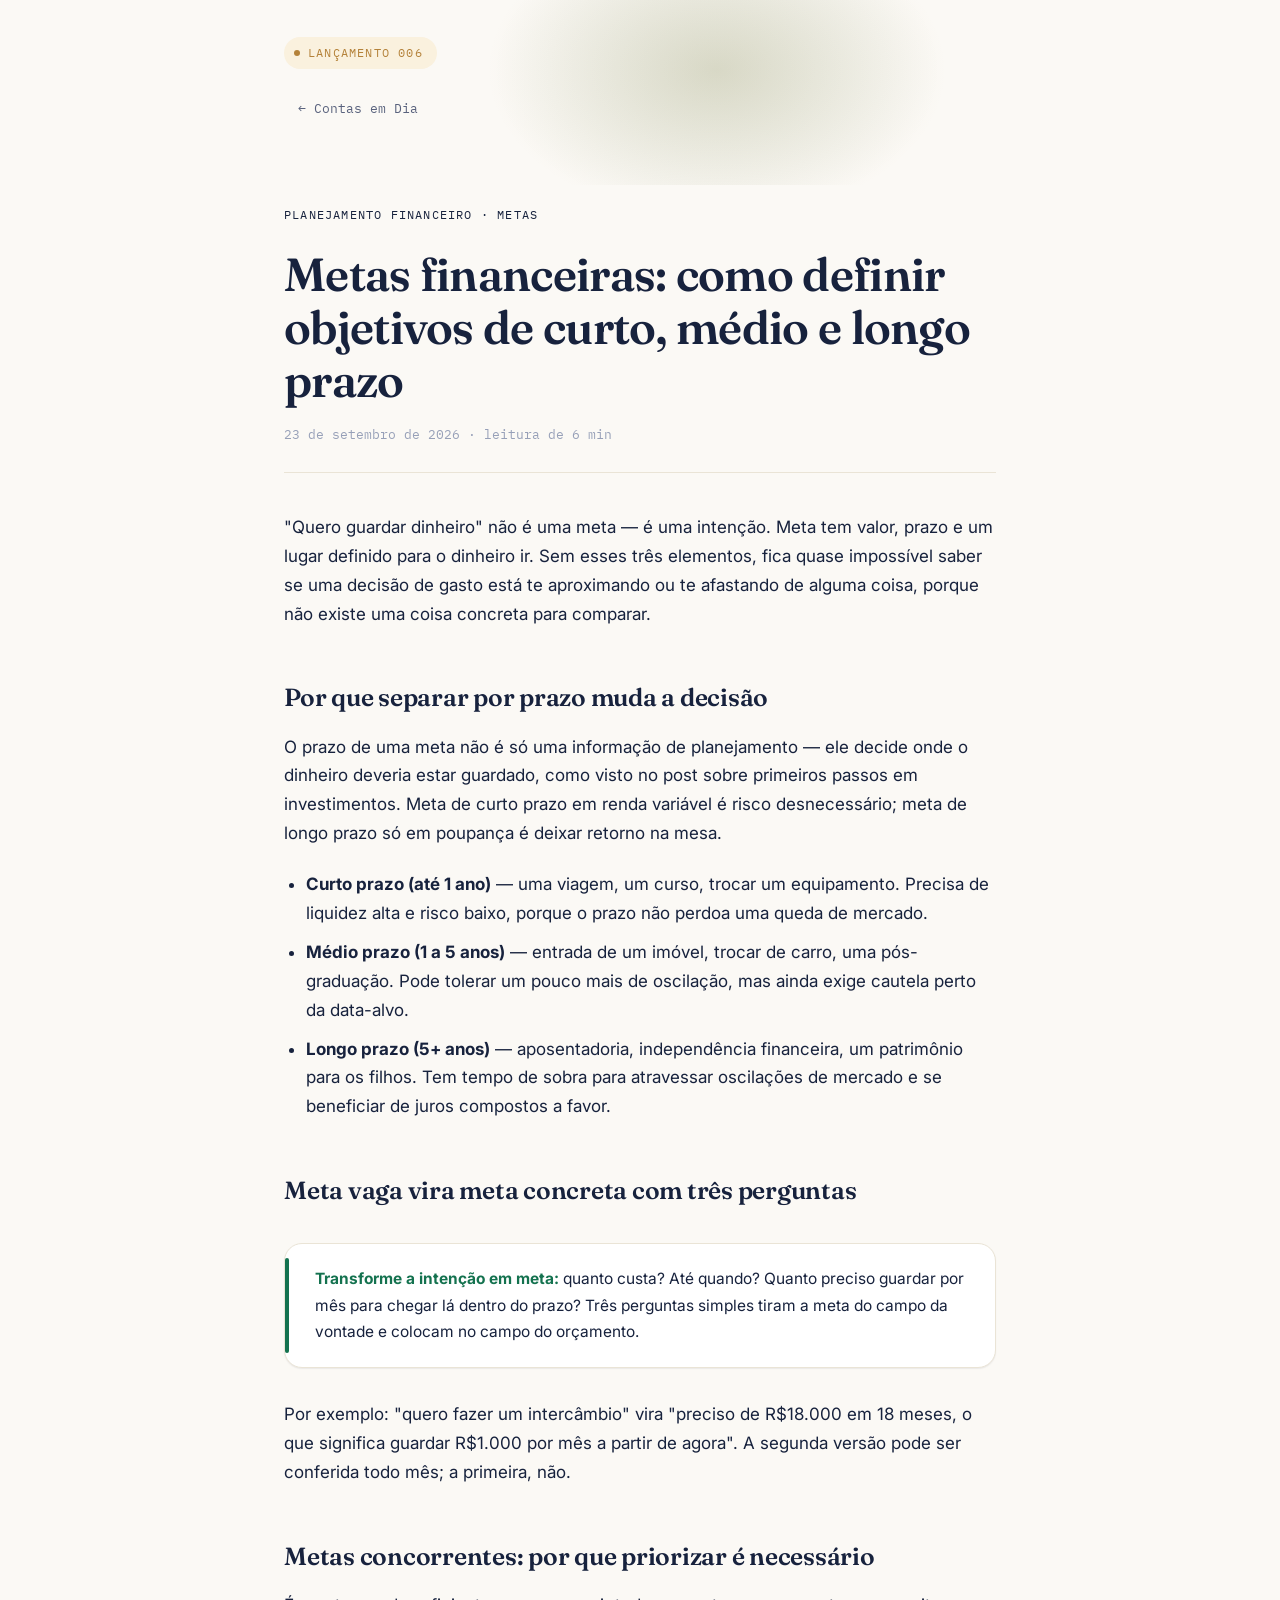
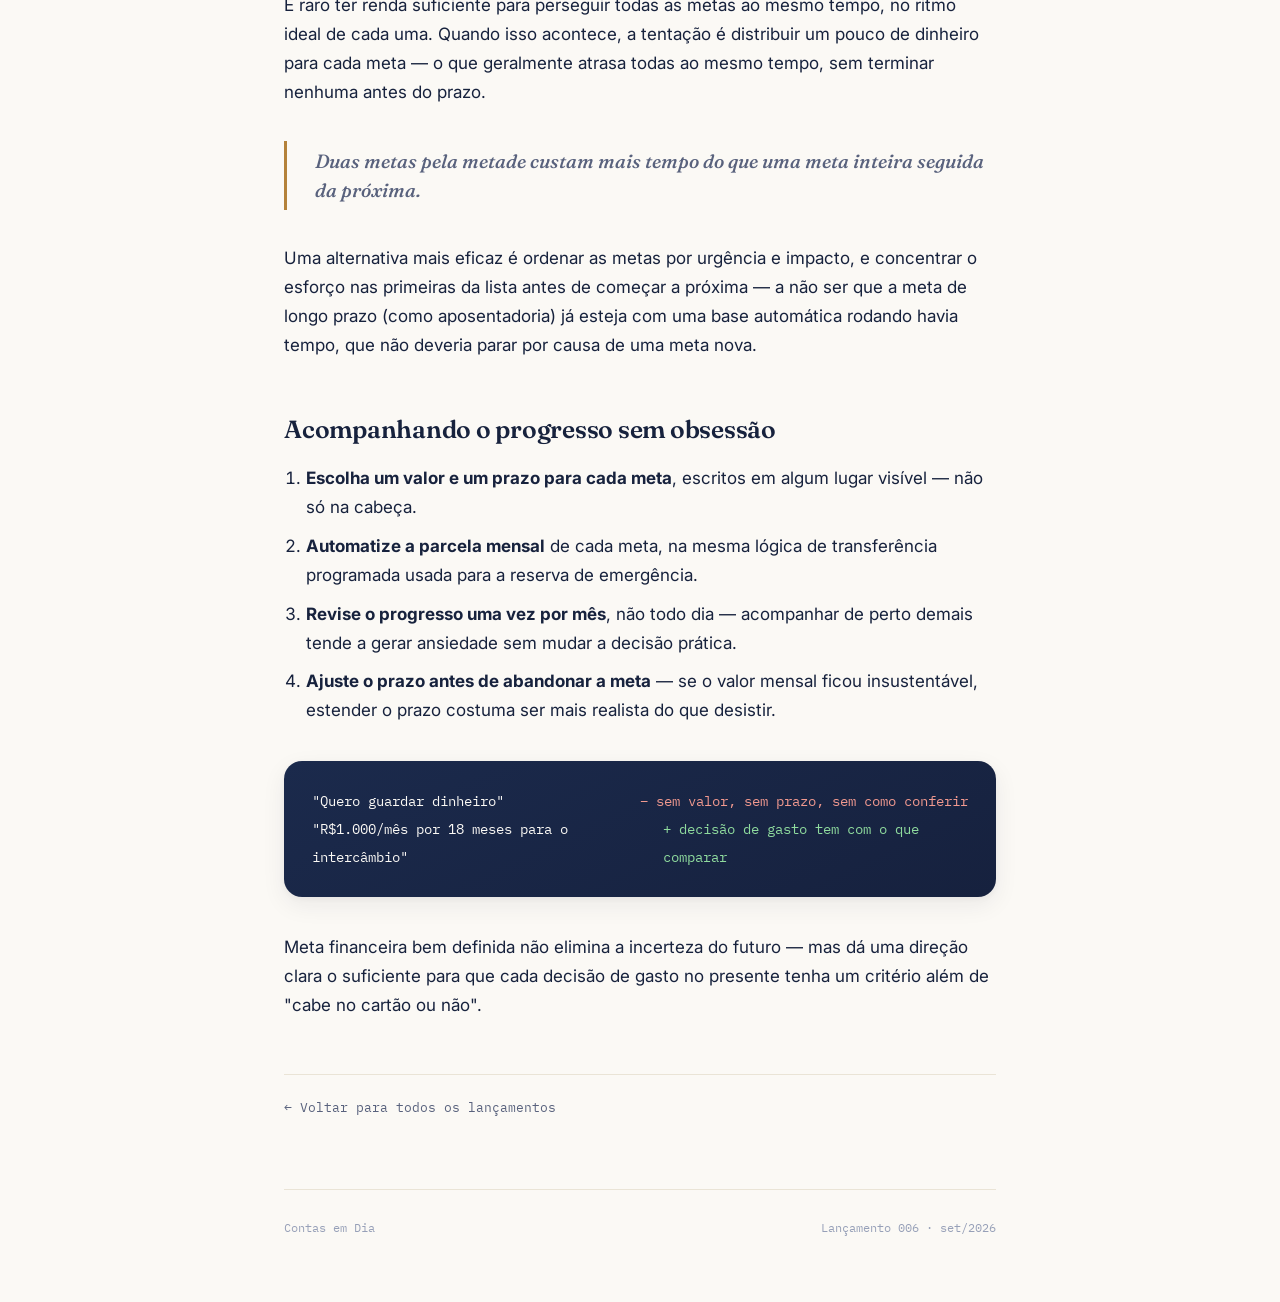
<file: posts/metas-financeiras-prazos.html>
<!DOCTYPE html>
<html lang="pt-BR">
<head>
<meta charset="UTF-8">
<meta name="viewport" content="width=device-width, initial-scale=1.0">
<title>Metas financeiras: como definir objetivos de curto, médio e longo prazo — Contas em Dia</title>
<meta name="description" content="Por que 'guardar dinheiro' não é uma meta, e como transformar objetivos financeiros vagos em planos concretos, divididos por prazo.">
<link rel="stylesheet" href="../styles.css">
</head>
<body>

<div class="wrap">

  <header class="masthead" style="padding-top:36px;">
    <span class="stamp">Lançamento 006</span>
    <nav class="mast-nav" style="margin-top:0; margin-bottom:18px;">
      <a href="../index.html">← Contas em Dia</a>
    </nav>
  </header>

  <article class="post">
    <p class="post-eyebrow">Planejamento financeiro · Metas</p>
    <h1>Metas financeiras: como definir objetivos de curto, médio e longo prazo</h1>
    <p class="post-meta">23 de setembro de 2026 · leitura de 6 min</p>

    <p>"Quero guardar dinheiro" não é uma meta — é uma intenção. Meta tem valor, prazo e um lugar definido para o dinheiro ir. Sem esses três elementos, fica quase impossível saber se uma decisão de gasto está te aproximando ou te afastando de alguma coisa, porque não existe uma coisa concreta para comparar.</p>

    <h2>Por que separar por prazo muda a decisão</h2>
    <p>O prazo de uma meta não é só uma informação de planejamento — ele decide onde o dinheiro deveria estar guardado, como visto no post sobre primeiros passos em investimentos. Meta de curto prazo em renda variável é risco desnecessário; meta de longo prazo só em poupança é deixar retorno na mesa.</p>
    <ul>
      <li><strong>Curto prazo (até 1 ano)</strong> — uma viagem, um curso, trocar um equipamento. Precisa de liquidez alta e risco baixo, porque o prazo não perdoa uma queda de mercado.</li>
      <li><strong>Médio prazo (1 a 5 anos)</strong> — entrada de um imóvel, trocar de carro, uma pós-graduação. Pode tolerar um pouco mais de oscilação, mas ainda exige cautela perto da data-alvo.</li>
      <li><strong>Longo prazo (5+ anos)</strong> — aposentadoria, independência financeira, um patrimônio para os filhos. Tem tempo de sobra para atravessar oscilações de mercado e se beneficiar de juros compostos a favor.</li>
    </ul>

    <h2>Meta vaga vira meta concreta com três perguntas</h2>
    <div class="callout">
      <strong>Transforme a intenção em meta:</strong> quanto custa? Até quando? Quanto preciso guardar por mês para chegar lá dentro do prazo? Três perguntas simples tiram a meta do campo da vontade e colocam no campo do orçamento.
    </div>
    <p>Por exemplo: "quero fazer um intercâmbio" vira "preciso de R$18.000 em 18 meses, o que significa guardar R$1.000 por mês a partir de agora". A segunda versão pode ser conferida todo mês; a primeira, não.</p>

    <h2>Metas concorrentes: por que priorizar é necessário</h2>
    <p>É raro ter renda suficiente para perseguir todas as metas ao mesmo tempo, no ritmo ideal de cada uma. Quando isso acontece, a tentação é distribuir um pouco de dinheiro para cada meta — o que geralmente atrasa todas ao mesmo tempo, sem terminar nenhuma antes do prazo.</p>
    <blockquote>Duas metas pela metade custam mais tempo do que uma meta inteira seguida da próxima.</blockquote>
    <p>Uma alternativa mais eficaz é ordenar as metas por urgência e impacto, e concentrar o esforço nas primeiras da lista antes de começar a próxima — a não ser que a meta de longo prazo (como aposentadoria) já esteja com uma base automática rodando havia tempo, que não deveria parar por causa de uma meta nova.</p>

    <h2>Acompanhando o progresso sem obsessão</h2>
    <ol>
      <li><strong>Escolha um valor e um prazo para cada meta</strong>, escritos em algum lugar visível — não só na cabeça.</li>
      <li><strong>Automatize a parcela mensal</strong> de cada meta, na mesma lógica de transferência programada usada para a reserva de emergência.</li>
      <li><strong>Revise o progresso uma vez por mês</strong>, não todo dia — acompanhar de perto demais tende a gerar ansiedade sem mudar a decisão prática.</li>
      <li><strong>Ajuste o prazo antes de abandonar a meta</strong> — se o valor mensal ficou insustentável, estender o prazo costuma ser mais realista do que desistir.</li>
    </ol>

    <div class="balance-box">
      <div class="line"><span>"Quero guardar dinheiro"</span><span class="minus">− sem valor, sem prazo, sem como conferir</span></div>
      <div class="line"><span>"R$1.000/mês por 18 meses para o intercâmbio"</span><span class="plus">+ decisão de gasto tem com o que comparar</span></div>
    </div>

    <p>Meta financeira bem definida não elimina a incerteza do futuro — mas dá uma direção clara o suficiente para que cada decisão de gasto no presente tenha um critério além de "cabe no cartão ou não".</p>

    <div class="post-nav">
      <a href="../index.html">← Voltar para todos os lançamentos</a>
    </div>
  </article>

  <footer>
    <span>Contas em Dia</span>
    <span>Lançamento 006 · set/2026</span>
  </footer>

</div>

</body>
</html>
</file>
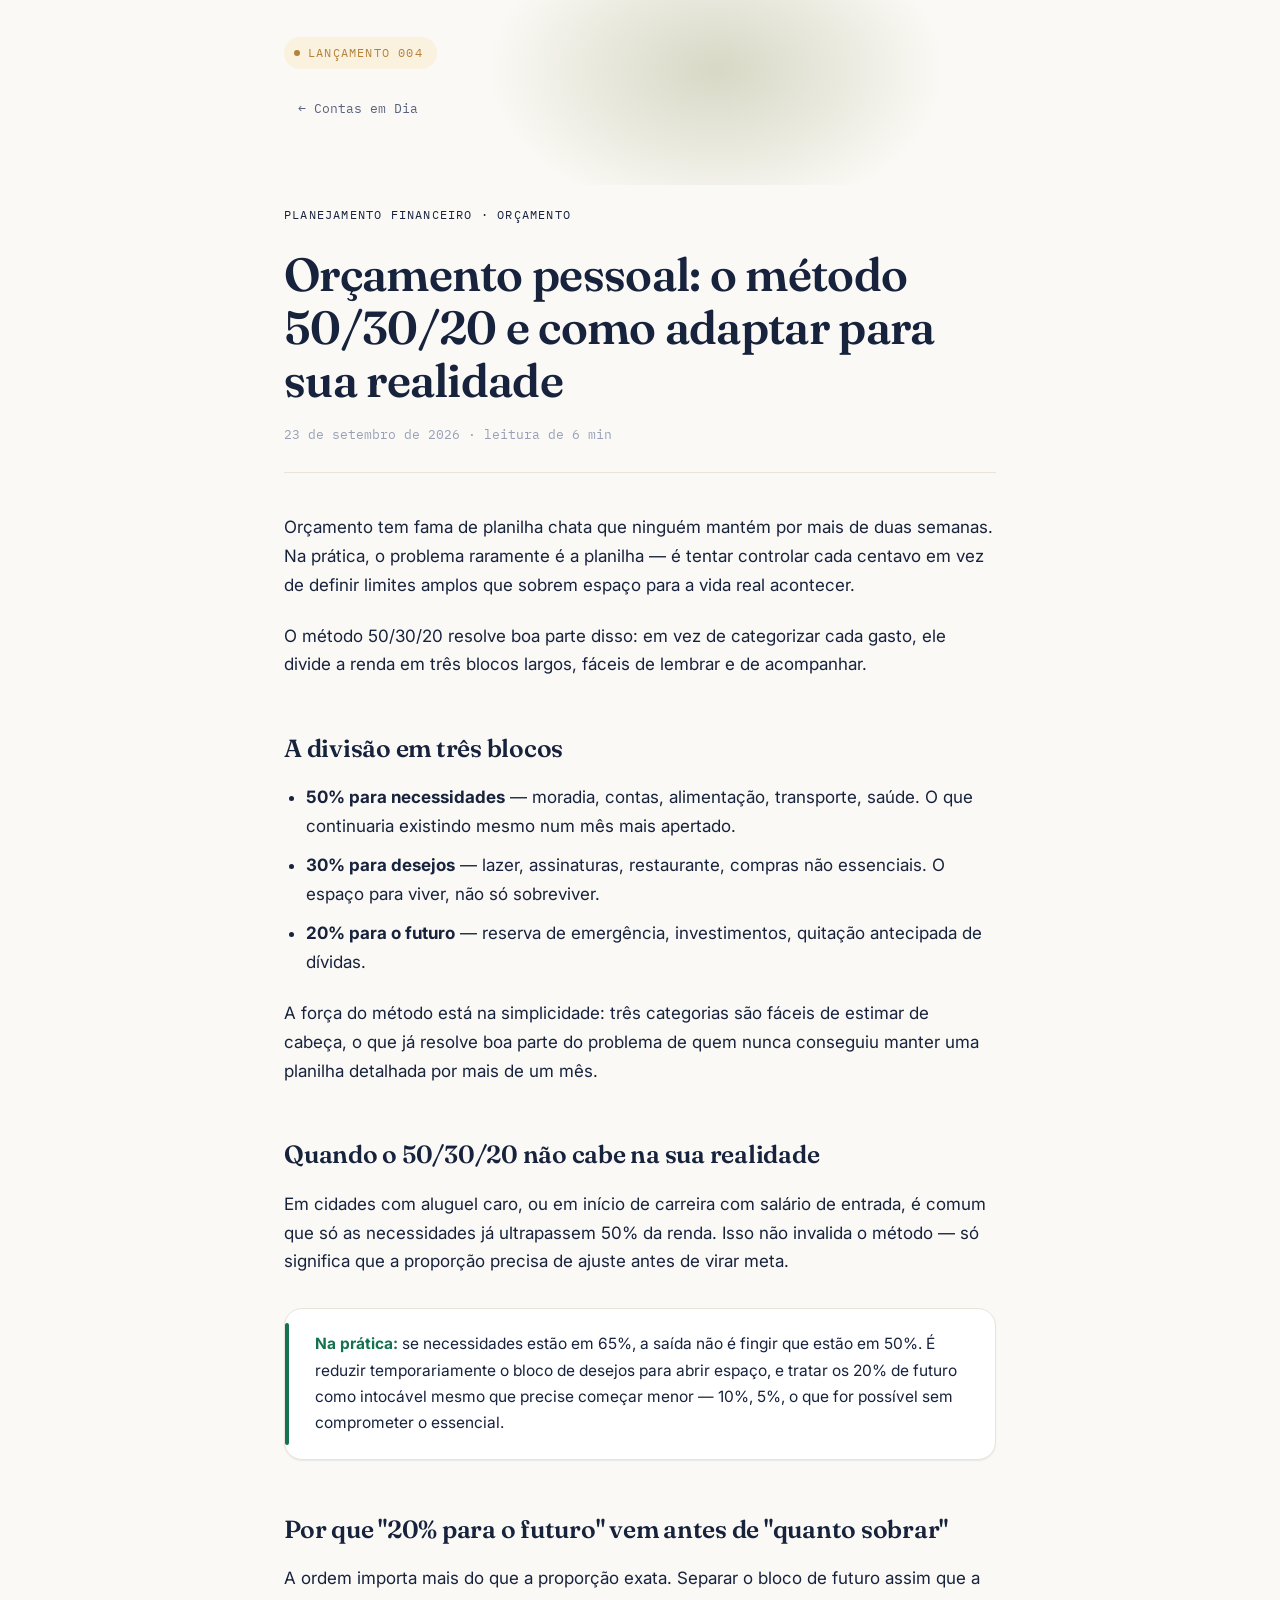
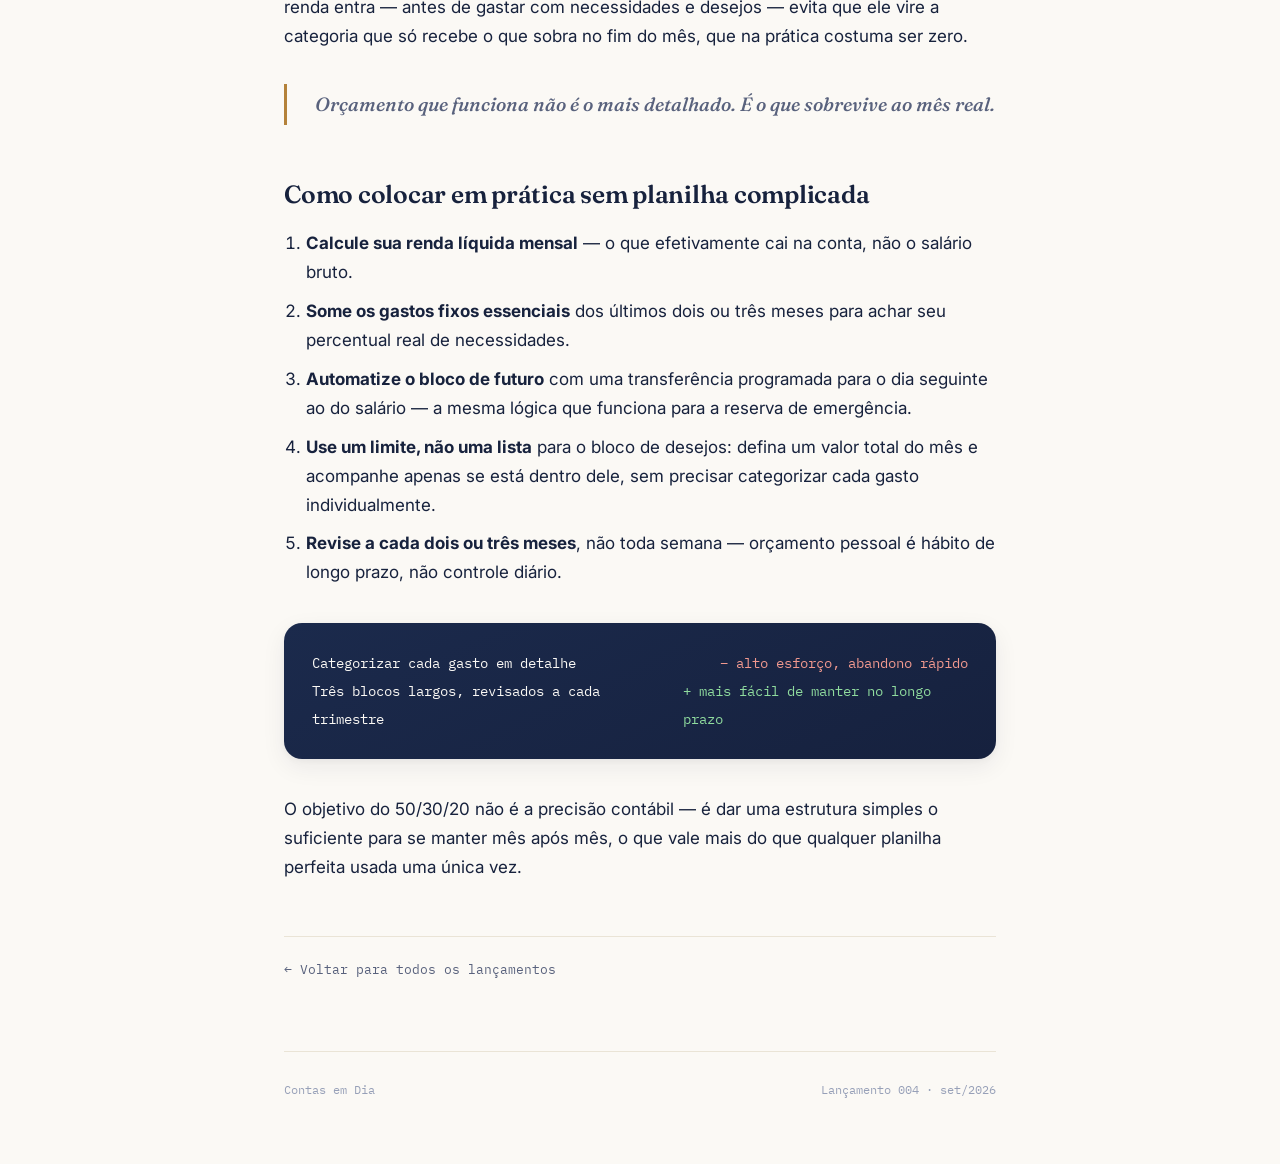
<file: posts/orcamento-pessoal-50-30-20.html>
<!DOCTYPE html>
<html lang="pt-BR">
<head>
<meta charset="UTF-8">
<meta name="viewport" content="width=device-width, initial-scale=1.0">
<title>Orçamento pessoal: o método 50/30/20 e como adaptar para sua realidade — Contas em Dia</title>
<meta name="description" content="Como estruturar um orçamento pessoal simples, usando o método 50/30/20 como ponto de partida — e ajustando quando a realidade não cabe nele.">
<link rel="stylesheet" href="../styles.css">
</head>
<body>

<div class="wrap">

  <header class="masthead" style="padding-top:36px;">
    <span class="stamp">Lançamento 004</span>
    <nav class="mast-nav" style="margin-top:0; margin-bottom:18px;">
      <a href="../index.html">← Contas em Dia</a>
    </nav>
  </header>

  <article class="post">
    <p class="post-eyebrow">Planejamento financeiro · Orçamento</p>
    <h1>Orçamento pessoal: o método 50/30/20 e como adaptar para sua realidade</h1>
    <p class="post-meta">23 de setembro de 2026 · leitura de 6 min</p>

    <p>Orçamento tem fama de planilha chata que ninguém mantém por mais de duas semanas. Na prática, o problema raramente é a planilha — é tentar controlar cada centavo em vez de definir limites amplos que sobrem espaço para a vida real acontecer.</p>

    <p>O método 50/30/20 resolve boa parte disso: em vez de categorizar cada gasto, ele divide a renda em três blocos largos, fáceis de lembrar e de acompanhar.</p>

    <h2>A divisão em três blocos</h2>
    <ul>
      <li><strong>50% para necessidades</strong> — moradia, contas, alimentação, transporte, saúde. O que continuaria existindo mesmo num mês mais apertado.</li>
      <li><strong>30% para desejos</strong> — lazer, assinaturas, restaurante, compras não essenciais. O espaço para viver, não só sobreviver.</li>
      <li><strong>20% para o futuro</strong> — reserva de emergência, investimentos, quitação antecipada de dívidas.</li>
    </ul>
    <p>A força do método está na simplicidade: três categorias são fáceis de estimar de cabeça, o que já resolve boa parte do problema de quem nunca conseguiu manter uma planilha detalhada por mais de um mês.</p>

    <h2>Quando o 50/30/20 não cabe na sua realidade</h2>
    <p>Em cidades com aluguel caro, ou em início de carreira com salário de entrada, é comum que só as necessidades já ultrapassem 50% da renda. Isso não invalida o método — só significa que a proporção precisa de ajuste antes de virar meta.</p>
    <div class="callout">
      <strong>Na prática:</strong> se necessidades estão em 65%, a saída não é fingir que estão em 50%. É reduzir temporariamente o bloco de desejos para abrir espaço, e tratar os 20% de futuro como intocável mesmo que precise começar menor — 10%, 5%, o que for possível sem comprometer o essencial.
    </div>

    <h2>Por que "20% para o futuro" vem antes de "quanto sobrar"</h2>
    <p>A ordem importa mais do que a proporção exata. Separar o bloco de futuro assim que a renda entra — antes de gastar com necessidades e desejos — evita que ele vire a categoria que só recebe o que sobra no fim do mês, que na prática costuma ser zero.</p>
    <blockquote>Orçamento que funciona não é o mais detalhado. É o que sobrevive ao mês real.</blockquote>

    <h2>Como colocar em prática sem planilha complicada</h2>
    <ol>
      <li><strong>Calcule sua renda líquida mensal</strong> — o que efetivamente cai na conta, não o salário bruto.</li>
      <li><strong>Some os gastos fixos essenciais</strong> dos últimos dois ou três meses para achar seu percentual real de necessidades.</li>
      <li><strong>Automatize o bloco de futuro</strong> com uma transferência programada para o dia seguinte ao do salário — a mesma lógica que funciona para a reserva de emergência.</li>
      <li><strong>Use um limite, não uma lista</strong> para o bloco de desejos: defina um valor total do mês e acompanhe apenas se está dentro dele, sem precisar categorizar cada gasto individualmente.</li>
      <li><strong>Revise a cada dois ou três meses</strong>, não toda semana — orçamento pessoal é hábito de longo prazo, não controle diário.</li>
    </ol>

    <div class="balance-box">
      <div class="line"><span>Categorizar cada gasto em detalhe</span><span class="minus">− alto esforço, abandono rápido</span></div>
      <div class="line"><span>Três blocos largos, revisados a cada trimestre</span><span class="plus">+ mais fácil de manter no longo prazo</span></div>
    </div>

    <p>O objetivo do 50/30/20 não é a precisão contábil — é dar uma estrutura simples o suficiente para se manter mês após mês, o que vale mais do que qualquer planilha perfeita usada uma única vez.</p>

    <div class="post-nav">
      <a href="../index.html">← Voltar para todos os lançamentos</a>
    </div>
  </article>

  <footer>
    <span>Contas em Dia</span>
    <span>Lançamento 004 · set/2026</span>
  </footer>

</div>

</body>
</html>
</file>
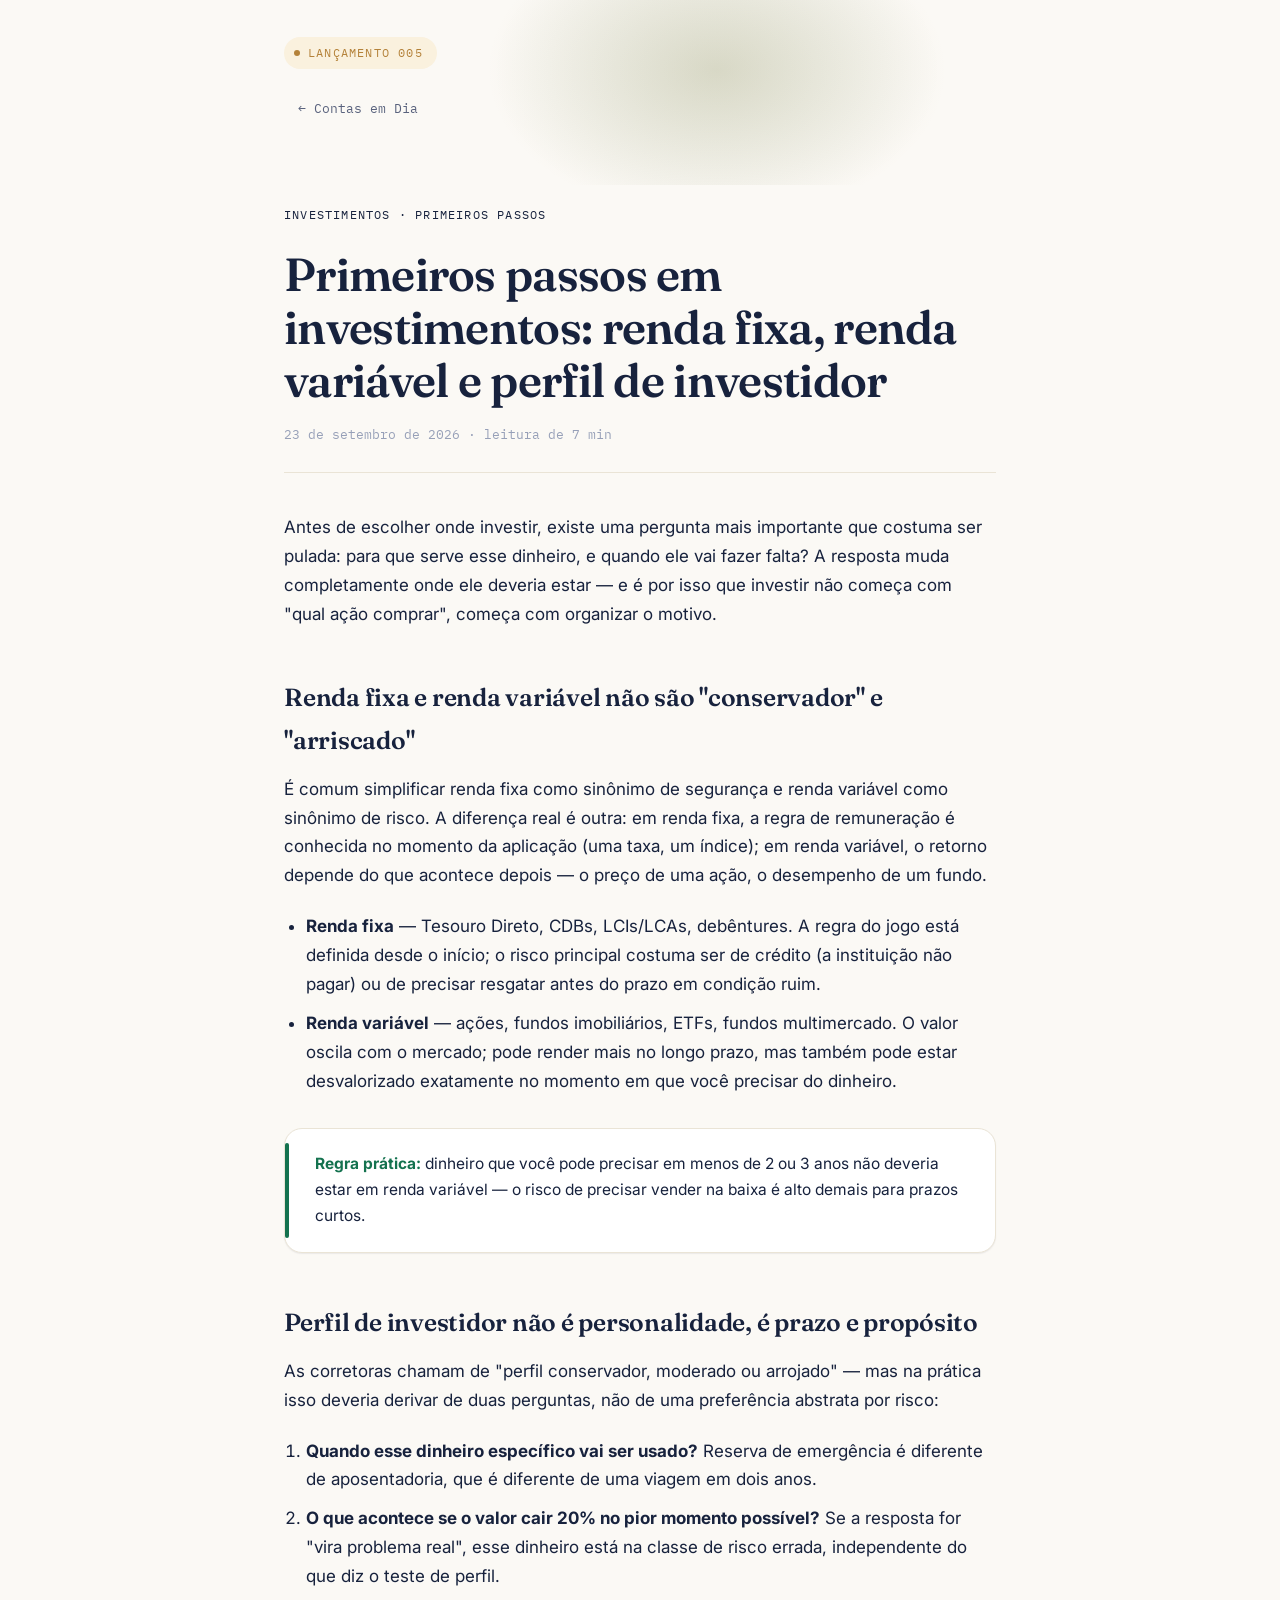
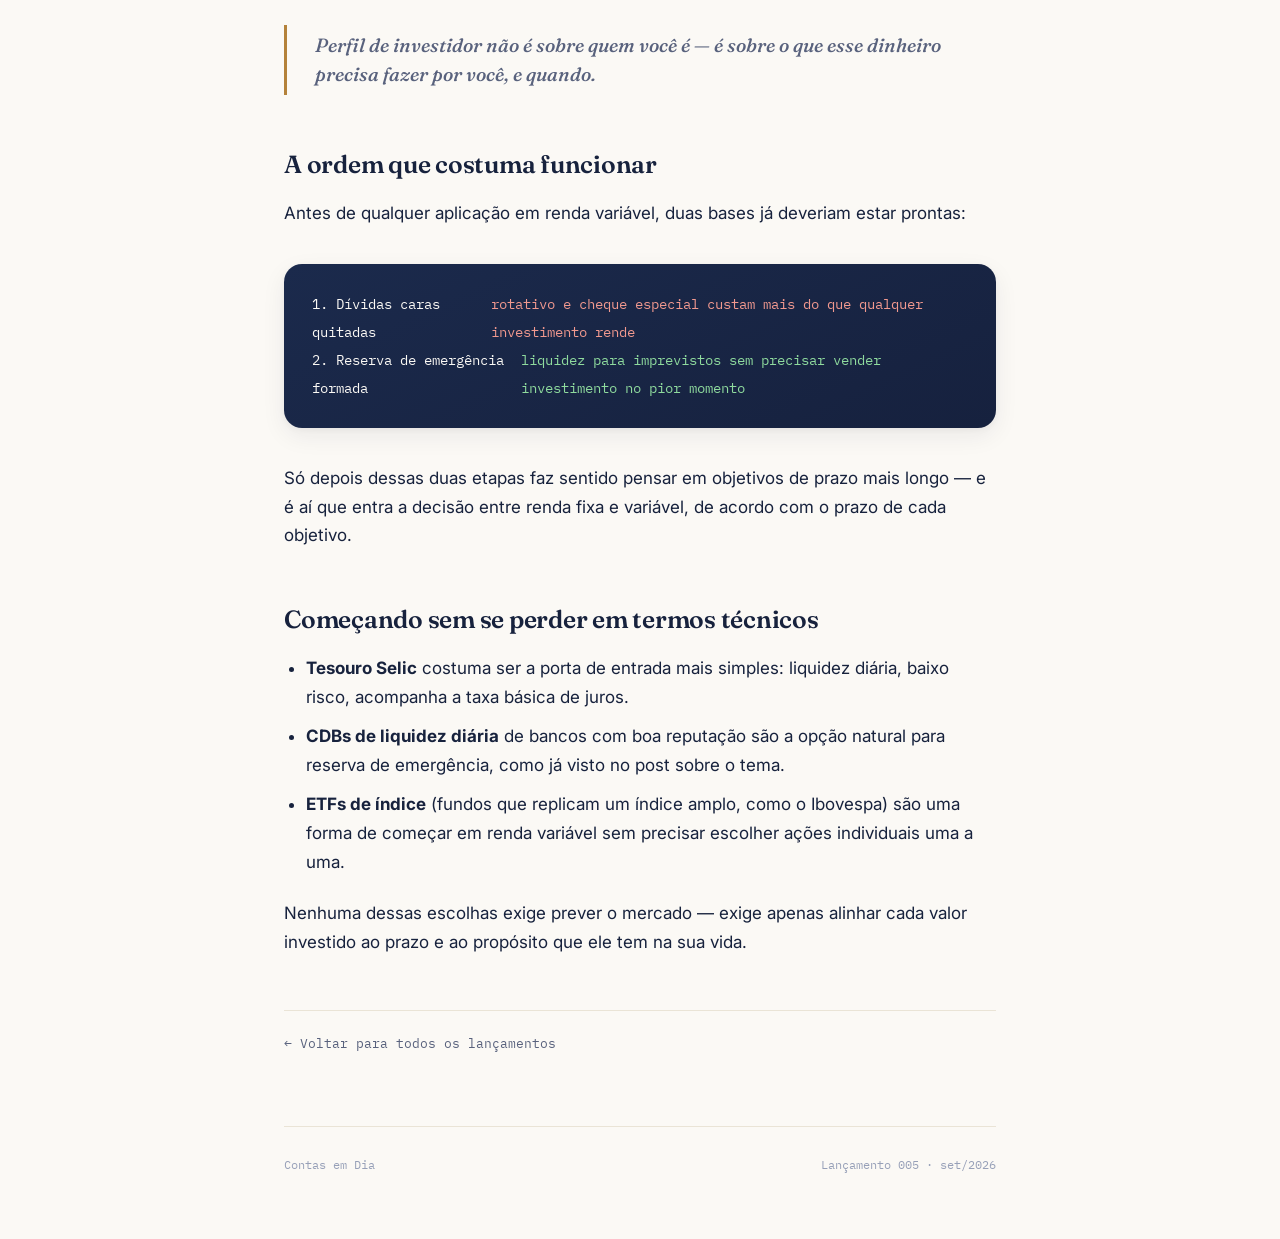
<file: posts/primeiros-passos-investimentos.html>
<!DOCTYPE html>
<html lang="pt-BR">
<head>
<meta charset="UTF-8">
<meta name="viewport" content="width=device-width, initial-scale=1.0">
<title>Primeiros passos em investimentos: renda fixa, renda variável e perfil de investidor — Contas em Dia</title>
<meta name="description" content="Um guia para quem nunca investiu: diferença entre renda fixa e renda variável, o que é perfil de investidor, e por onde começar sem se perder em termos técnicos.">
<link rel="stylesheet" href="../styles.css">
</head>
<body>

<div class="wrap">

  <header class="masthead" style="padding-top:36px;">
    <span class="stamp">Lançamento 005</span>
    <nav class="mast-nav" style="margin-top:0; margin-bottom:18px;">
      <a href="../index.html">← Contas em Dia</a>
    </nav>
  </header>

  <article class="post">
    <p class="post-eyebrow">Investimentos · Primeiros passos</p>
    <h1>Primeiros passos em investimentos: renda fixa, renda variável e perfil de investidor</h1>
    <p class="post-meta">23 de setembro de 2026 · leitura de 7 min</p>

    <p>Antes de escolher onde investir, existe uma pergunta mais importante que costuma ser pulada: para que serve esse dinheiro, e quando ele vai fazer falta? A resposta muda completamente onde ele deveria estar — e é por isso que investir não começa com "qual ação comprar", começa com organizar o motivo.</p>

    <h2>Renda fixa e renda variável não são "conservador" e "arriscado"</h2>
    <p>É comum simplificar renda fixa como sinônimo de segurança e renda variável como sinônimo de risco. A diferença real é outra: em renda fixa, a regra de remuneração é conhecida no momento da aplicação (uma taxa, um índice); em renda variável, o retorno depende do que acontece depois — o preço de uma ação, o desempenho de um fundo.</p>
    <ul>
      <li><strong>Renda fixa</strong> — Tesouro Direto, CDBs, LCIs/LCAs, debêntures. A regra do jogo está definida desde o início; o risco principal costuma ser de crédito (a instituição não pagar) ou de precisar resgatar antes do prazo em condição ruim.</li>
      <li><strong>Renda variável</strong> — ações, fundos imobiliários, ETFs, fundos multimercado. O valor oscila com o mercado; pode render mais no longo prazo, mas também pode estar desvalorizado exatamente no momento em que você precisar do dinheiro.</li>
    </ul>
    <div class="callout">
      <strong>Regra prática:</strong> dinheiro que você pode precisar em menos de 2 ou 3 anos não deveria estar em renda variável — o risco de precisar vender na baixa é alto demais para prazos curtos.
    </div>

    <h2>Perfil de investidor não é personalidade, é prazo e propósito</h2>
    <p>As corretoras chamam de "perfil conservador, moderado ou arrojado" — mas na prática isso deveria derivar de duas perguntas, não de uma preferência abstrata por risco:</p>
    <ol>
      <li><strong>Quando esse dinheiro específico vai ser usado?</strong> Reserva de emergência é diferente de aposentadoria, que é diferente de uma viagem em dois anos.</li>
      <li><strong>O que acontece se o valor cair 20% no pior momento possível?</strong> Se a resposta for "vira problema real", esse dinheiro está na classe de risco errada, independente do que diz o teste de perfil.</li>
    </ol>
    <blockquote>Perfil de investidor não é sobre quem você é — é sobre o que esse dinheiro precisa fazer por você, e quando.</blockquote>

    <h2>A ordem que costuma funcionar</h2>
    <p>Antes de qualquer aplicação em renda variável, duas bases já deveriam estar prontas:</p>
    <div class="balance-box">
      <div class="line"><span>1. Dívidas caras quitadas</span><span class="minus">rotativo e cheque especial custam mais do que qualquer investimento rende</span></div>
      <div class="line"><span>2. Reserva de emergência formada</span><span class="plus">liquidez para imprevistos sem precisar vender investimento no pior momento</span></div>
    </div>
    <p>Só depois dessas duas etapas faz sentido pensar em objetivos de prazo mais longo — e é aí que entra a decisão entre renda fixa e variável, de acordo com o prazo de cada objetivo.</p>

    <h2>Começando sem se perder em termos técnicos</h2>
    <ul>
      <li><strong>Tesouro Selic</strong> costuma ser a porta de entrada mais simples: liquidez diária, baixo risco, acompanha a taxa básica de juros.</li>
      <li><strong>CDBs de liquidez diária</strong> de bancos com boa reputação são a opção natural para reserva de emergência, como já visto no post sobre o tema.</li>
      <li><strong>ETFs de índice</strong> (fundos que replicam um índice amplo, como o Ibovespa) são uma forma de começar em renda variável sem precisar escolher ações individuais uma a uma.</li>
    </ul>
    <p>Nenhuma dessas escolhas exige prever o mercado — exige apenas alinhar cada valor investido ao prazo e ao propósito que ele tem na sua vida.</p>

    <div class="post-nav">
      <a href="../index.html">← Voltar para todos os lançamentos</a>
    </div>
  </article>

  <footer>
    <span>Contas em Dia</span>
    <span>Lançamento 005 · set/2026</span>
  </footer>

</div>

</body>
</html>
</file>
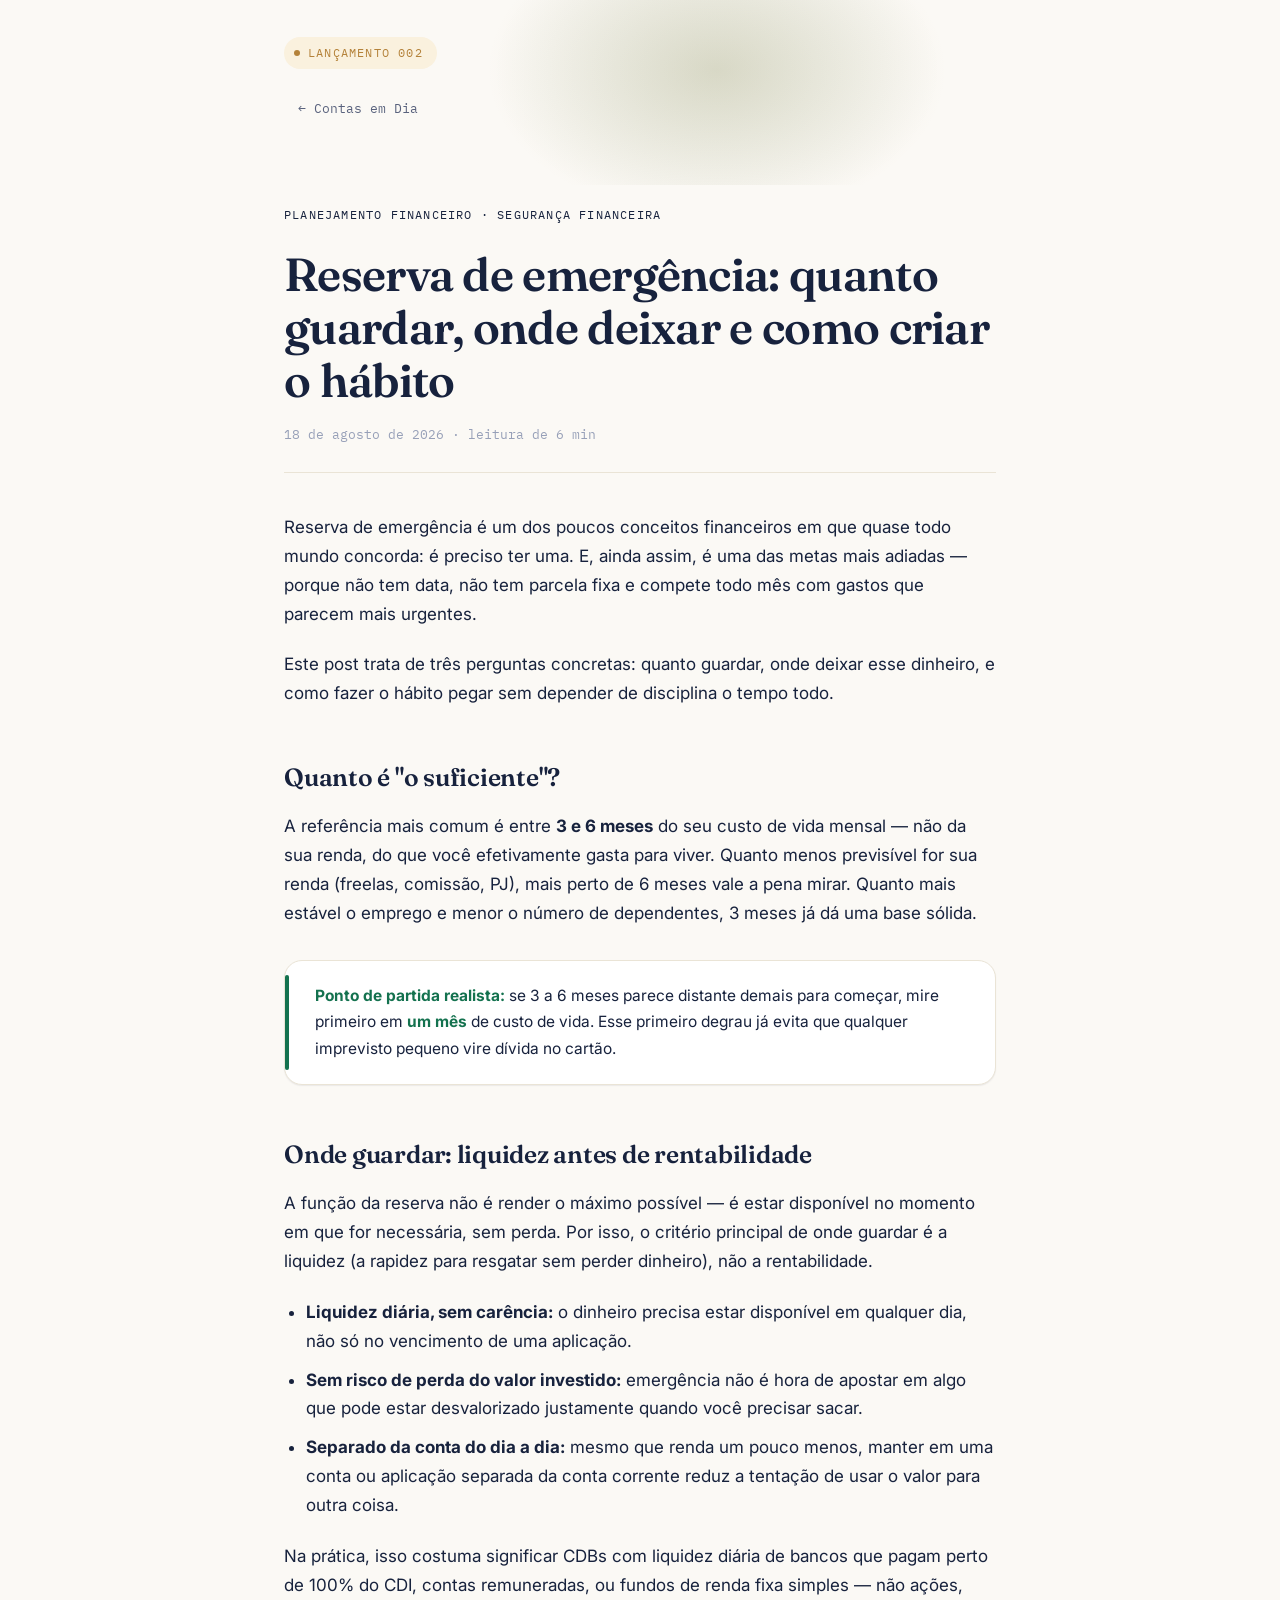
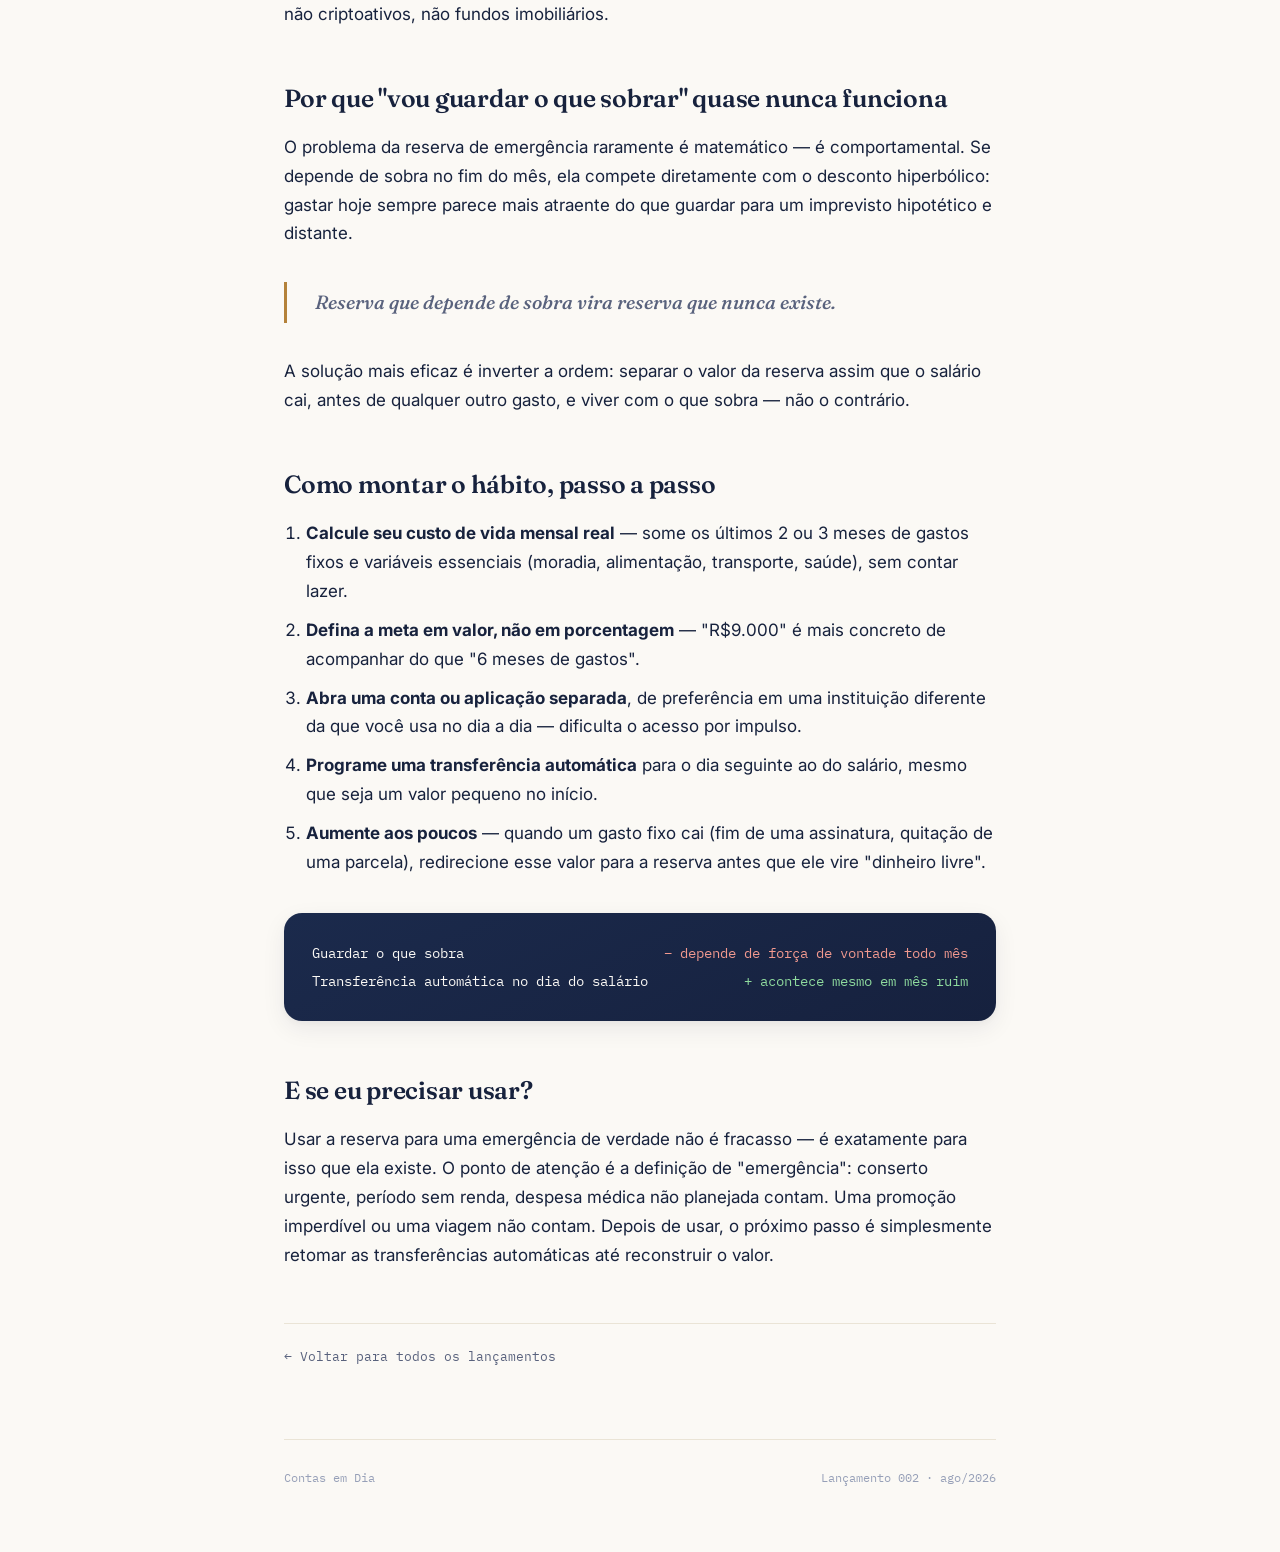
<file: posts/reserva-de-emergencia.html>
<!DOCTYPE html>
<html lang="pt-BR">
<head>
<meta charset="UTF-8">
<meta name="viewport" content="width=device-width, initial-scale=1.0">
<title>Reserva de emergência: quanto, onde e como começar — Contas em Dia</title>
<meta name="description" content="Um guia prático sobre reserva de emergência: quanto guardar, onde deixar o dinheiro e como criar o hábito sem depender de força de vontade.">
<link rel="stylesheet" href="../styles.css">
</head>
<body>

<div class="wrap">

  <header class="masthead" style="padding-top:36px;">
    <span class="stamp">Lançamento 002</span>
    <nav class="mast-nav" style="margin-top:0; margin-bottom:18px;">
      <a href="../index.html">← Contas em Dia</a>
    </nav>
  </header>

  <article class="post">
    <p class="post-eyebrow">Planejamento financeiro · Segurança financeira</p>
    <h1>Reserva de emergência: quanto guardar, onde deixar e como criar o hábito</h1>
    <p class="post-meta">18 de agosto de 2026 · leitura de 6 min</p>

    <p>Reserva de emergência é um dos poucos conceitos financeiros em que quase todo mundo concorda: é preciso ter uma. E, ainda assim, é uma das metas mais adiadas — porque não tem data, não tem parcela fixa e compete todo mês com gastos que parecem mais urgentes.</p>

    <p>Este post trata de três perguntas concretas: quanto guardar, onde deixar esse dinheiro, e como fazer o hábito pegar sem depender de disciplina o tempo todo.</p>

    <h2>Quanto é "o suficiente"?</h2>
    <p>A referência mais comum é entre <strong>3 e 6 meses</strong> do seu custo de vida mensal — não da sua renda, do que você efetivamente gasta para viver. Quanto menos previsível for sua renda (freelas, comissão, PJ), mais perto de 6 meses vale a pena mirar. Quanto mais estável o emprego e menor o número de dependentes, 3 meses já dá uma base sólida.</p>
    <div class="callout">
      <strong>Ponto de partida realista:</strong> se 3 a 6 meses parece distante demais para começar, mire primeiro em <strong>um mês</strong> de custo de vida. Esse primeiro degrau já evita que qualquer imprevisto pequeno vire dívida no cartão.
    </div>

    <h2>Onde guardar: liquidez antes de rentabilidade</h2>
    <p>A função da reserva não é render o máximo possível — é estar disponível no momento em que for necessária, sem perda. Por isso, o critério principal de onde guardar é a liquidez (a rapidez para resgatar sem perder dinheiro), não a rentabilidade.</p>
    <ul>
      <li><strong>Liquidez diária, sem carência:</strong> o dinheiro precisa estar disponível em qualquer dia, não só no vencimento de uma aplicação.</li>
      <li><strong>Sem risco de perda do valor investido:</strong> emergência não é hora de apostar em algo que pode estar desvalorizado justamente quando você precisar sacar.</li>
      <li><strong>Separado da conta do dia a dia:</strong> mesmo que renda um pouco menos, manter em uma conta ou aplicação separada da conta corrente reduz a tentação de usar o valor para outra coisa.</li>
    </ul>
    <p>Na prática, isso costuma significar CDBs com liquidez diária de bancos que pagam perto de 100% do CDI, contas remuneradas, ou fundos de renda fixa simples — não ações, não criptoativos, não fundos imobiliários.</p>

    <h2>Por que "vou guardar o que sobrar" quase nunca funciona</h2>
    <p>O problema da reserva de emergência raramente é matemático — é comportamental. Se depende de sobra no fim do mês, ela compete diretamente com o desconto hiperbólico: gastar hoje sempre parece mais atraente do que guardar para um imprevisto hipotético e distante.</p>
    <blockquote>Reserva que depende de sobra vira reserva que nunca existe.</blockquote>
    <p>A solução mais eficaz é inverter a ordem: separar o valor da reserva assim que o salário cai, antes de qualquer outro gasto, e viver com o que sobra — não o contrário.</p>

    <h2>Como montar o hábito, passo a passo</h2>
    <ol>
      <li><strong>Calcule seu custo de vida mensal real</strong> — some os últimos 2 ou 3 meses de gastos fixos e variáveis essenciais (moradia, alimentação, transporte, saúde), sem contar lazer.</li>
      <li><strong>Defina a meta em valor, não em porcentagem</strong> — "R$9.000" é mais concreto de acompanhar do que "6 meses de gastos".</li>
      <li><strong>Abra uma conta ou aplicação separada</strong>, de preferência em uma instituição diferente da que você usa no dia a dia — dificulta o acesso por impulso.</li>
      <li><strong>Programe uma transferência automática</strong> para o dia seguinte ao do salário, mesmo que seja um valor pequeno no início.</li>
      <li><strong>Aumente aos poucos</strong> — quando um gasto fixo cai (fim de uma assinatura, quitação de uma parcela), redirecione esse valor para a reserva antes que ele vire "dinheiro livre".</li>
    </ol>

    <div class="balance-box">
      <div class="line"><span>Guardar o que sobra</span><span class="minus">− depende de força de vontade todo mês</span></div>
      <div class="line"><span>Transferência automática no dia do salário</span><span class="plus">+ acontece mesmo em mês ruim</span></div>
    </div>

    <h2>E se eu precisar usar?</h2>
    <p>Usar a reserva para uma emergência de verdade não é fracasso — é exatamente para isso que ela existe. O ponto de atenção é a definição de "emergência": conserto urgente, período sem renda, despesa médica não planejada contam. Uma promoção imperdível ou uma viagem não contam. Depois de usar, o próximo passo é simplesmente retomar as transferências automáticas até reconstruir o valor.</p>

    <div class="post-nav">
      <a href="../index.html">← Voltar para todos os lançamentos</a>
    </div>
  </article>

  <footer>
    <span>Contas em Dia</span>
    <span>Lançamento 002 · ago/2026</span>
  </footer>

</div>

</body>
</html>
</file>
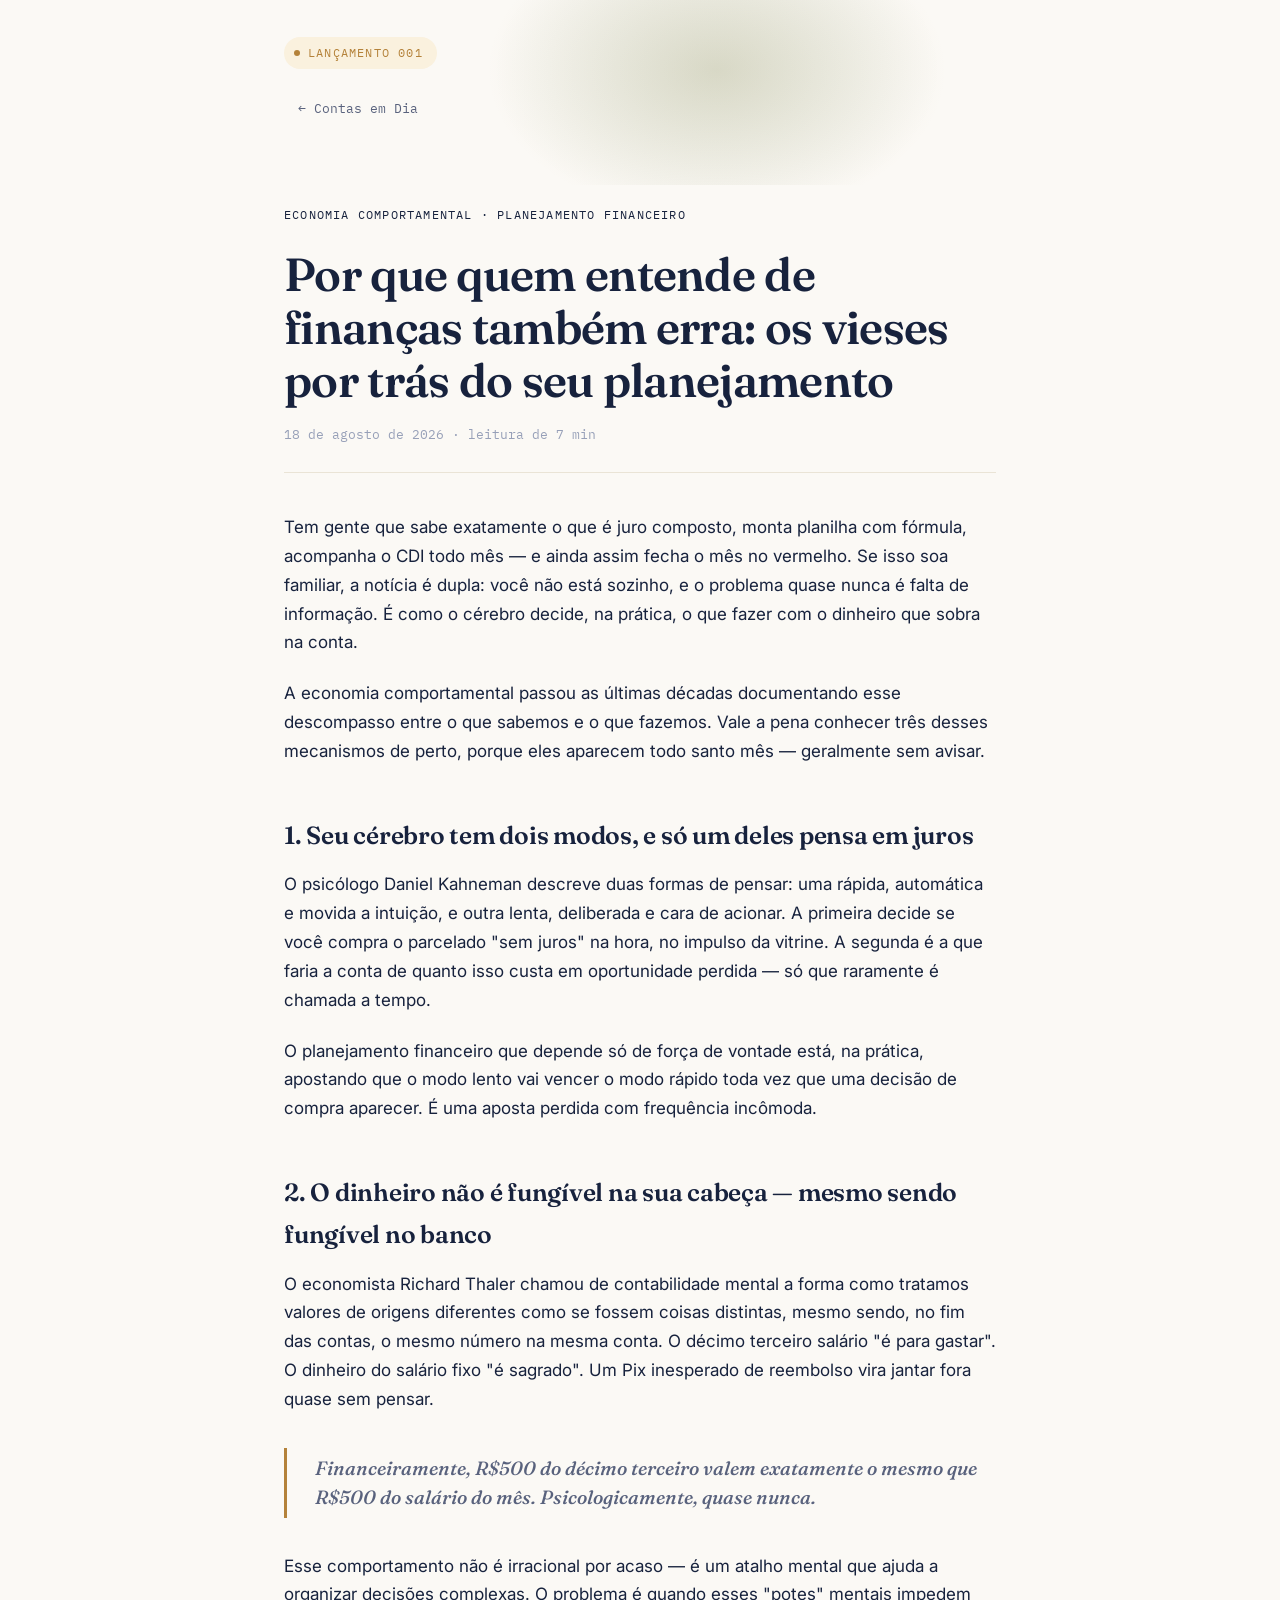
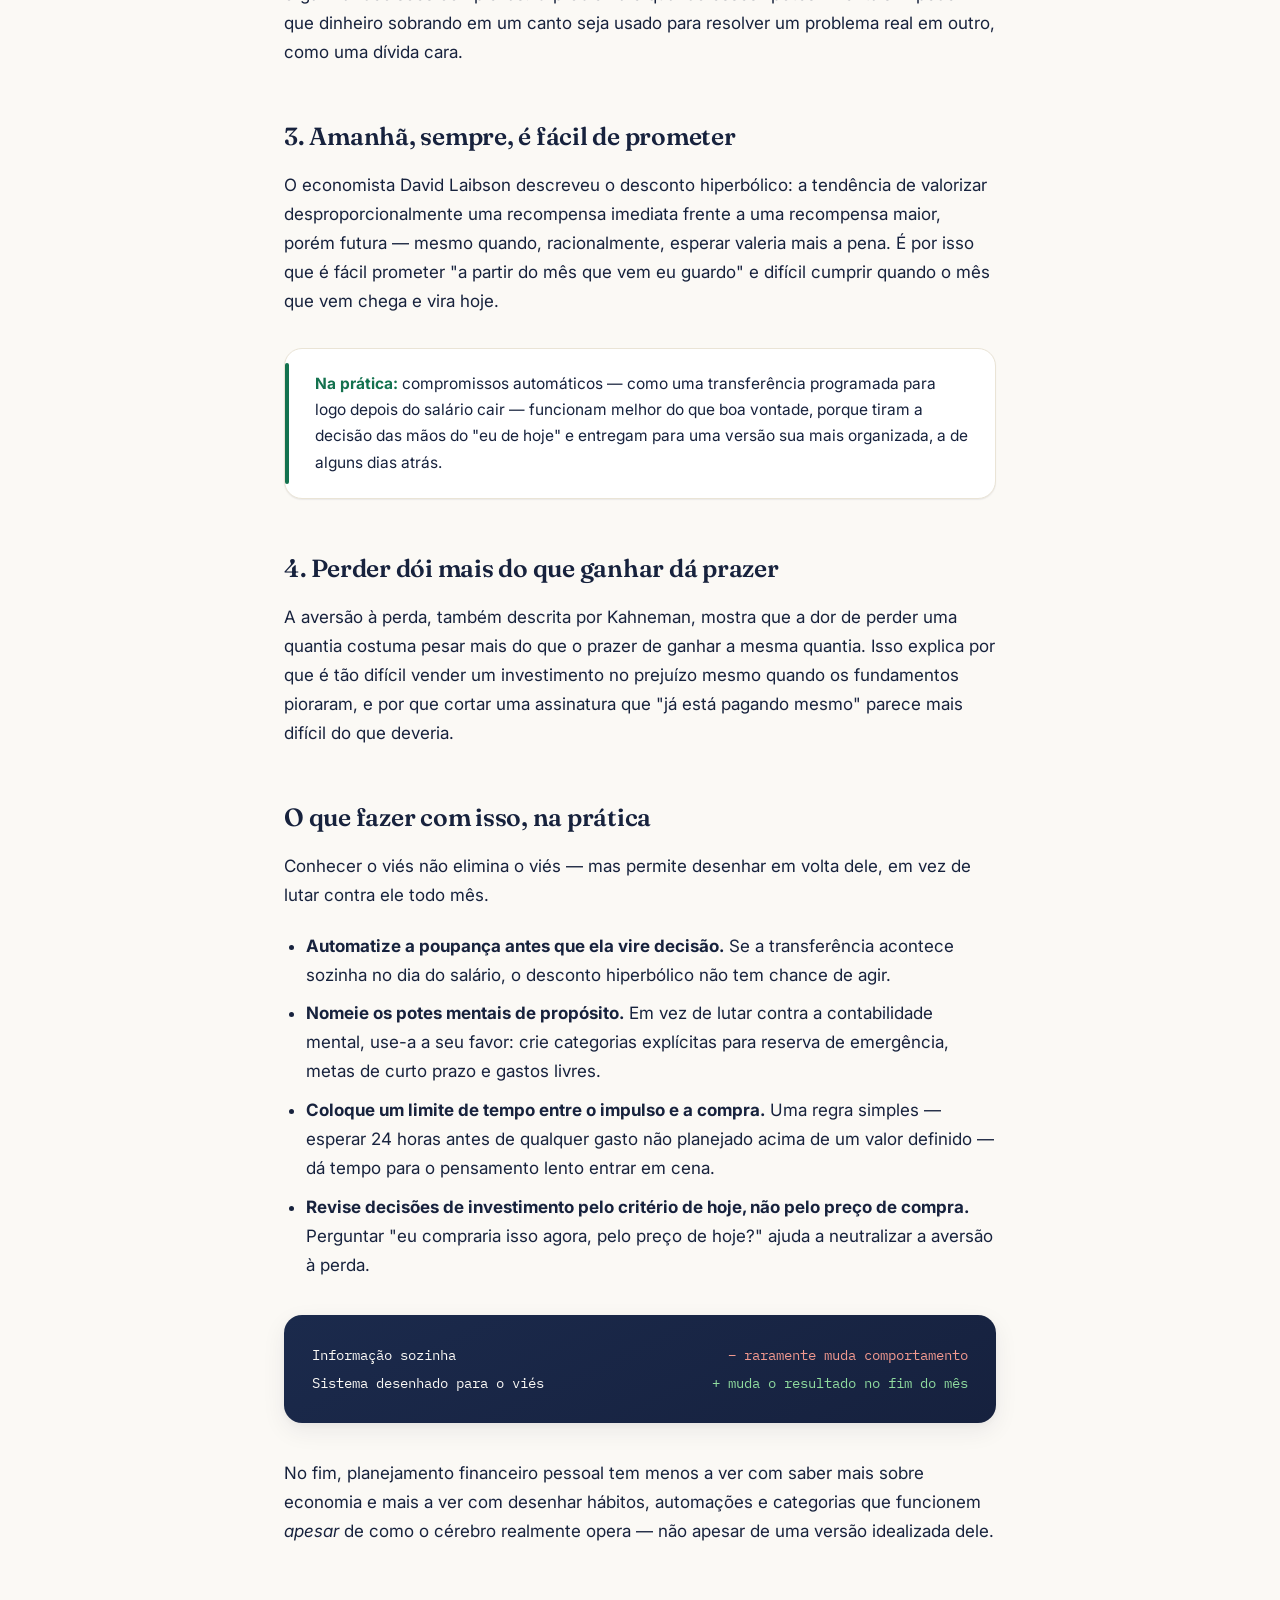
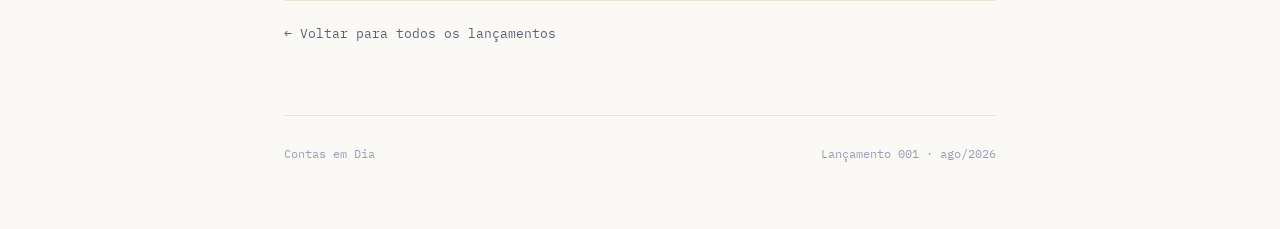
<file: posts/vieses-planejamento-financeiro.html>
<!DOCTYPE html>
<html lang="pt-BR">
<head>
<meta charset="UTF-8">
<meta name="viewport" content="width=device-width, initial-scale=1.0">
<title>Por que quem entende de finanças também erra — Contas em Dia</title>
<meta name="description" content="Um olhar sobre os vieses comportamentais que sabotam o planejamento financeiro pessoal, e o que fazer a respeito na prática.">
<link rel="stylesheet" href="../styles.css">
</head>
<body>

<div class="wrap">

  <header class="masthead" style="padding-top:36px;">
    <span class="stamp">Lançamento 001</span>
    <nav class="mast-nav" style="margin-top:0; margin-bottom:18px;">
      <a href="../index.html">← Contas em Dia</a>
    </nav>
  </header>

  <article class="post">
    <p class="post-eyebrow">Economia comportamental · Planejamento financeiro</p>
    <h1>Por que quem entende de finanças também erra: os vieses por trás do seu planejamento</h1>
    <p class="post-meta">18 de agosto de 2026 · leitura de 7 min</p>

    <p>Tem gente que sabe exatamente o que é juro composto, monta planilha com fórmula, acompanha o CDI todo mês — e ainda assim fecha o mês no vermelho. Se isso soa familiar, a notícia é dupla: você não está sozinho, e o problema quase nunca é falta de informação. É como o cérebro decide, na prática, o que fazer com o dinheiro que sobra na conta.</p>

    <p>A economia comportamental passou as últimas décadas documentando esse descompasso entre o que sabemos e o que fazemos. Vale a pena conhecer três desses mecanismos de perto, porque eles aparecem todo santo mês — geralmente sem avisar.</p>

    <h2>1. Seu cérebro tem dois modos, e só um deles pensa em juros</h2>
    <p>O psicólogo Daniel Kahneman descreve duas formas de pensar: uma rápida, automática e movida a intuição, e outra lenta, deliberada e cara de acionar. A primeira decide se você compra o parcelado "sem juros" na hora, no impulso da vitrine. A segunda é a que faria a conta de quanto isso custa em oportunidade perdida — só que raramente é chamada a tempo.</p>
    <p>O planejamento financeiro que depende só de força de vontade está, na prática, apostando que o modo lento vai vencer o modo rápido toda vez que uma decisão de compra aparecer. É uma aposta perdida com frequência incômoda.</p>

    <h2>2. O dinheiro não é fungível na sua cabeça — mesmo sendo fungível no banco</h2>
    <p>O economista Richard Thaler chamou de contabilidade mental a forma como tratamos valores de origens diferentes como se fossem coisas distintas, mesmo sendo, no fim das contas, o mesmo número na mesma conta. O décimo terceiro salário "é para gastar". O dinheiro do salário fixo "é sagrado". Um Pix inesperado de reembolso vira jantar fora quase sem pensar.</p>
    <blockquote>Financeiramente, R$500 do décimo terceiro valem exatamente o mesmo que R$500 do salário do mês. Psicologicamente, quase nunca.</blockquote>
    <p>Esse comportamento não é irracional por acaso — é um atalho mental que ajuda a organizar decisões complexas. O problema é quando esses "potes" mentais impedem que dinheiro sobrando em um canto seja usado para resolver um problema real em outro, como uma dívida cara.</p>

    <h2>3. Amanhã, sempre, é fácil de prometer</h2>
    <p>O economista David Laibson descreveu o desconto hiperbólico: a tendência de valorizar desproporcionalmente uma recompensa imediata frente a uma recompensa maior, porém futura — mesmo quando, racionalmente, esperar valeria mais a pena. É por isso que é fácil prometer "a partir do mês que vem eu guardo" e difícil cumprir quando o mês que vem chega e vira hoje.</p>
    <div class="callout">
      <strong>Na prática:</strong> compromissos automáticos — como uma transferência programada para logo depois do salário cair — funcionam melhor do que boa vontade, porque tiram a decisão das mãos do "eu de hoje" e entregam para uma versão sua mais organizada, a de alguns dias atrás.
    </div>

    <h2>4. Perder dói mais do que ganhar dá prazer</h2>
    <p>A aversão à perda, também descrita por Kahneman, mostra que a dor de perder uma quantia costuma pesar mais do que o prazer de ganhar a mesma quantia. Isso explica por que é tão difícil vender um investimento no prejuízo mesmo quando os fundamentos pioraram, e por que cortar uma assinatura que "já está pagando mesmo" parece mais difícil do que deveria.</p>

    <h2>O que fazer com isso, na prática</h2>
    <p>Conhecer o viés não elimina o viés — mas permite desenhar em volta dele, em vez de lutar contra ele todo mês.</p>
    <ul>
      <li><strong>Automatize a poupança antes que ela vire decisão.</strong> Se a transferência acontece sozinha no dia do salário, o desconto hiperbólico não tem chance de agir.</li>
      <li><strong>Nomeie os potes mentais de propósito.</strong> Em vez de lutar contra a contabilidade mental, use-a a seu favor: crie categorias explícitas para reserva de emergência, metas de curto prazo e gastos livres.</li>
      <li><strong>Coloque um limite de tempo entre o impulso e a compra.</strong> Uma regra simples — esperar 24 horas antes de qualquer gasto não planejado acima de um valor definido — dá tempo para o pensamento lento entrar em cena.</li>
      <li><strong>Revise decisões de investimento pelo critério de hoje, não pelo preço de compra.</strong> Perguntar "eu compraria isso agora, pelo preço de hoje?" ajuda a neutralizar a aversão à perda.</li>
    </ul>

    <div class="balance-box">
      <div class="line"><span>Informação sozinha</span><span class="minus">− raramente muda comportamento</span></div>
      <div class="line"><span>Sistema desenhado para o viés</span><span class="plus">+ muda o resultado no fim do mês</span></div>
    </div>

    <p>No fim, planejamento financeiro pessoal tem menos a ver com saber mais sobre economia e mais a ver com desenhar hábitos, automações e categorias que funcionem <em>apesar</em> de como o cérebro realmente opera — não apesar de uma versão idealizada dele.</p>

    <div class="post-nav">
      <a href="../index.html">← Voltar para todos os lançamentos</a>
    </div>
  </article>

  <footer>
    <span>Contas em Dia</span>
    <span>Lançamento 001 · ago/2026</span>
  </footer>

</div>

</body>
</html>
</file>
<file: styles.css>
/* ===========================================================
   Contas em Dia — folha de estilos
   Identidade: caderno de razão pessoal, com acabamento editorial
   =========================================================== */

   @import url('https://fonts.googleapis.com/css2?family=Fraunces:opsz,wght@9..144,400;9..144,500;9..144,600;9..144,700;9..144,800&family=Inter:wght@400;500;600&family=IBM+Plex+Mono:wght@400;500&display=swap');

   :root {
     --bg:           #FBF9F5;
     --surface:      #FFFFFF;
     --surface-line: #EAE4D6;
     --ink:          #17223D;
     --ink-soft:     #59627D;
     --ink-faint:    #97A0B8;
     --gold:         #B4823A;
     --gold-soft:    #FAF1DE;
     --teal:         #14724F;
     --teal-soft:    #E7F2EB;
     --red:          #A6443C;
   
     --radius-lg: 18px;
     --radius-sm: 8px;
     --max-w: 760px;
   
     --shadow-sm: 0 1px 2px rgba(23, 34, 61, 0.04), 0 1px 1px rgba(23, 34, 61, 0.03);
     --shadow-md: 0 8px 24px rgba(23, 34, 61, 0.07), 0 2px 6px rgba(23, 34, 61, 0.04);
     --shadow-lg: 0 20px 45px rgba(23, 34, 61, 0.12), 0 6px 16px rgba(23, 34, 61, 0.06);
   }
   
   * { box-sizing: border-box; }
   
   html { scroll-behavior: smooth; }
   
   body {
     margin: 0;
     background: var(--bg);
     color: var(--ink);
     font-family: 'Inter', -apple-system, BlinkMacSystemFont, sans-serif;
     line-height: 1.7;
     font-size: 17px;
     -webkit-font-smoothing: antialiased;
   }
   
   @media (prefers-reduced-motion: reduce) {
     * { animation: none !important; transition: none !important; }
   }
   
   a { color: var(--teal); text-decoration: none; transition: color 0.15s ease; }
   a:hover, a:focus-visible { color: var(--ink); }
   a:focus-visible, button:focus-visible { outline: 2px solid var(--gold); outline-offset: 3px; border-radius: 2px; }
   
   .wrap {
     max-width: var(--max-w);
     margin: 0 auto;
     padding: 0 24px;
   }
   
   /* ---------- Cabeçalho ---------- */
   
   header.masthead {
     position: relative;
     padding: 72px 0 40px;
     overflow: hidden;
   }
   
   header.masthead::before {
     content: "";
     position: absolute;
     top: -140px;
     left: 50%;
     transform: translateX(-38%);
     width: 640px;
     height: 420px;
     background:
       radial-gradient(closest-side, rgba(180, 130, 58, 0.16), transparent 72%),
       radial-gradient(closest-side, rgba(20, 114, 79, 0.12), transparent 70%);
     pointer-events: none;
     z-index: 0;
   }
   
   header.masthead > * { position: relative; z-index: 1; }
   
   .stamp {
     display: inline-flex;
     align-items: center;
     gap: 8px;
     font-family: 'IBM Plex Mono', monospace;
     font-size: 12px;
     letter-spacing: .1em;
     text-transform: uppercase;
     color: var(--gold);
     background: var(--gold-soft);
     padding: 6px 14px 6px 10px;
     border-radius: 999px;
     margin-bottom: 22px;
   }
   
   .stamp::before {
     content: "";
     width: 6px;
     height: 6px;
     border-radius: 50%;
     background: var(--gold);
     display: inline-block;
   }
   
   h1.title {
     font-family: 'Fraunces', serif;
     font-weight: 600;
     font-size: clamp(2.6rem, 6vw, 3.9rem);
     margin: 0 0 14px;
     letter-spacing: -0.02em;
     line-height: 1.05;
     background: linear-gradient(180deg, var(--ink) 0%, var(--ink) 60%, var(--ink-soft) 130%);
     -webkit-background-clip: text;
     background-clip: text;
     color: transparent;
   }
   
   .subtitle {
     font-size: 16px;
     color: var(--ink-soft);
     max-width: 46ch;
     line-height: 1.6;
   }
   
   nav.mast-nav {
     margin-top: 28px;
     display: flex;
     gap: 8px;
     font-family: 'IBM Plex Mono', monospace;
     font-size: 13px;
   }
   
   nav.mast-nav a {
     color: var(--ink-soft);
     padding: 7px 14px;
     border-radius: 999px;
     transition: background 0.15s ease, color 0.15s ease;
   }
   nav.mast-nav a:hover { color: var(--ink); background: var(--surface); box-shadow: var(--shadow-sm); }
   
   /* ---------- Lista de lançamentos (posts) ---------- */
   
   .ledger {
     margin: 30px 0 64px;
     display: flex;
     flex-direction: column;
     gap: 16px;
   }
   
   .entry {
     display: grid;
     grid-template-columns: 48px 1fr;
     gap: 20px;
     align-items: start;
     padding: 28px;
     background: var(--surface);
     border: 1px solid var(--surface-line);
     border-radius: var(--radius-lg);
     box-shadow: var(--shadow-sm);
     transition: transform 0.2s ease, box-shadow 0.2s ease, border-color 0.2s ease;
   }
   
   .entry:hover {
     transform: translateY(-3px);
     box-shadow: var(--shadow-md);
     border-color: transparent;
   }
   
   .entry-no {
     width: 44px;
     height: 44px;
     border-radius: 50%;
     border: 1.5px solid var(--gold);
     color: var(--gold);
     display: flex;
     align-items: center;
     justify-content: center;
     font-family: 'IBM Plex Mono', monospace;
     font-size: 12px;
     font-weight: 500;
   }
   
   .entry-title {
     font-family: 'Fraunces', serif;
     font-size: 1.55rem;
     font-weight: 600;
     margin: 0 0 8px;
     letter-spacing: -0.01em;
   }
   
   .entry-title a { color: var(--ink); }
   .entry-title a:hover { color: var(--teal); }
   
   .entry-meta {
     font-family: 'IBM Plex Mono', monospace;
     font-size: 12px;
     color: var(--ink-faint);
     margin-bottom: 10px;
     text-transform: uppercase;
     letter-spacing: .06em;
   }
   
   .entry-excerpt { color: var(--ink-soft); max-width: 62ch; margin-bottom: 14px; }
   
   .tag {
     display: inline-block;
     font-family: 'IBM Plex Mono', monospace;
     font-size: 11px;
     color: var(--teal);
     background: var(--teal-soft);
     border-radius: 999px;
     padding: 4px 10px;
     margin-right: 6px;
   }
   
   /* ---------- Post individual ---------- */
   
   article.post {
     padding: 20px 0 70px;
   }
   
   .post-eyebrow {
     font-family: 'IBM Plex Mono', monospace;
     font-size: 12px;
     color: var(--gold);
     text-transform: uppercase;
     letter-spacing: .1em;
     margin-bottom: 16px;
   }
   
   .post h1 {
     font-family: 'Fraunces', serif;
     font-weight: 600;
     font-size: clamp(2.1rem, 5vw, 2.9rem);
     line-height: 1.15;
     letter-spacing: -0.015em;
     margin: 0 0 16px;
     color: var(--ink);
   }
   
   .post .post-meta {
     font-family: 'IBM Plex Mono', monospace;
     font-size: 13px;
     color: var(--ink-faint);
     margin-bottom: 40px;
     padding-bottom: 26px;
     border-bottom: 1px solid var(--surface-line);
   }
   
   .post h2 {
     font-family: 'Fraunces', serif;
     font-weight: 600;
     font-size: 1.55rem;
     margin: 48px 0 14px;
     color: var(--ink);
     letter-spacing: -0.01em;
   }
   
   .post p { margin: 0 0 22px; color: var(--ink); }
   
   .post blockquote {
     position: relative;
     margin: 34px 0;
     padding: 6px 0 6px 28px;
     border-left: 3px solid var(--gold);
     font-family: 'Fraunces', serif;
     font-style: italic;
     font-weight: 500;
     font-size: 1.2rem;
     color: var(--ink-soft);
     line-height: 1.5;
   }
   
   .callout {
     background: var(--surface);
     border: 1px solid var(--surface-line);
     border-radius: var(--radius-lg);
     box-shadow: var(--shadow-sm);
     padding: 22px 26px;
     margin: 32px 0;
     font-size: 15.5px;
     position: relative;
     padding-left: 30px;
   }
   
   .callout::before {
     content: "";
     position: absolute;
     left: 0;
     top: 14px;
     bottom: 14px;
     width: 4px;
     border-radius: 4px;
     background: var(--teal);
   }
   
   .callout strong { color: var(--teal); }
   
   .post ul, .post ol { padding-left: 22px; margin: 0 0 22px; }
   .post li { margin-bottom: 10px; }
   
   .balance-box {
     font-family: 'IBM Plex Mono', monospace;
     background: linear-gradient(155deg, #1B2A4C 0%, #16213E 100%);
     color: var(--bg);
     border-radius: var(--radius-lg);
     box-shadow: var(--shadow-md);
     padding: 26px 28px;
     margin: 36px 0;
     font-size: 14px;
     line-height: 2;
   }
   
   .balance-box .line { display: flex; justify-content: space-between; gap: 16px; }
   .balance-box .plus { color: #8FDB9E; }
   .balance-box .minus { color: #F1998F; }
   
   .post-nav {
     margin-top: 54px;
     padding-top: 22px;
     border-top: 1px solid var(--surface-line);
     font-family: 'IBM Plex Mono', monospace;
     font-size: 13px;
   }
   
   .post-nav a { color: var(--ink-soft); }
   .post-nav a:hover { color: var(--teal); }
   
   /* ---------- Rodapé ---------- */
   
   footer {
     border-top: 1px solid var(--surface-line);
     padding: 28px 0 64px;
     font-family: 'IBM Plex Mono', monospace;
     font-size: 12px;
     color: var(--ink-faint);
     display: flex;
     justify-content: space-between;
     flex-wrap: wrap;
     gap: 10px;
   }
   
   @media (max-width: 480px) {
     .entry { grid-template-columns: 1fr; }
     .entry-no { width: 32px; height: 32px; font-size: 11px; }
     header.masthead { padding: 52px 0 32px; }
   }
</file>
